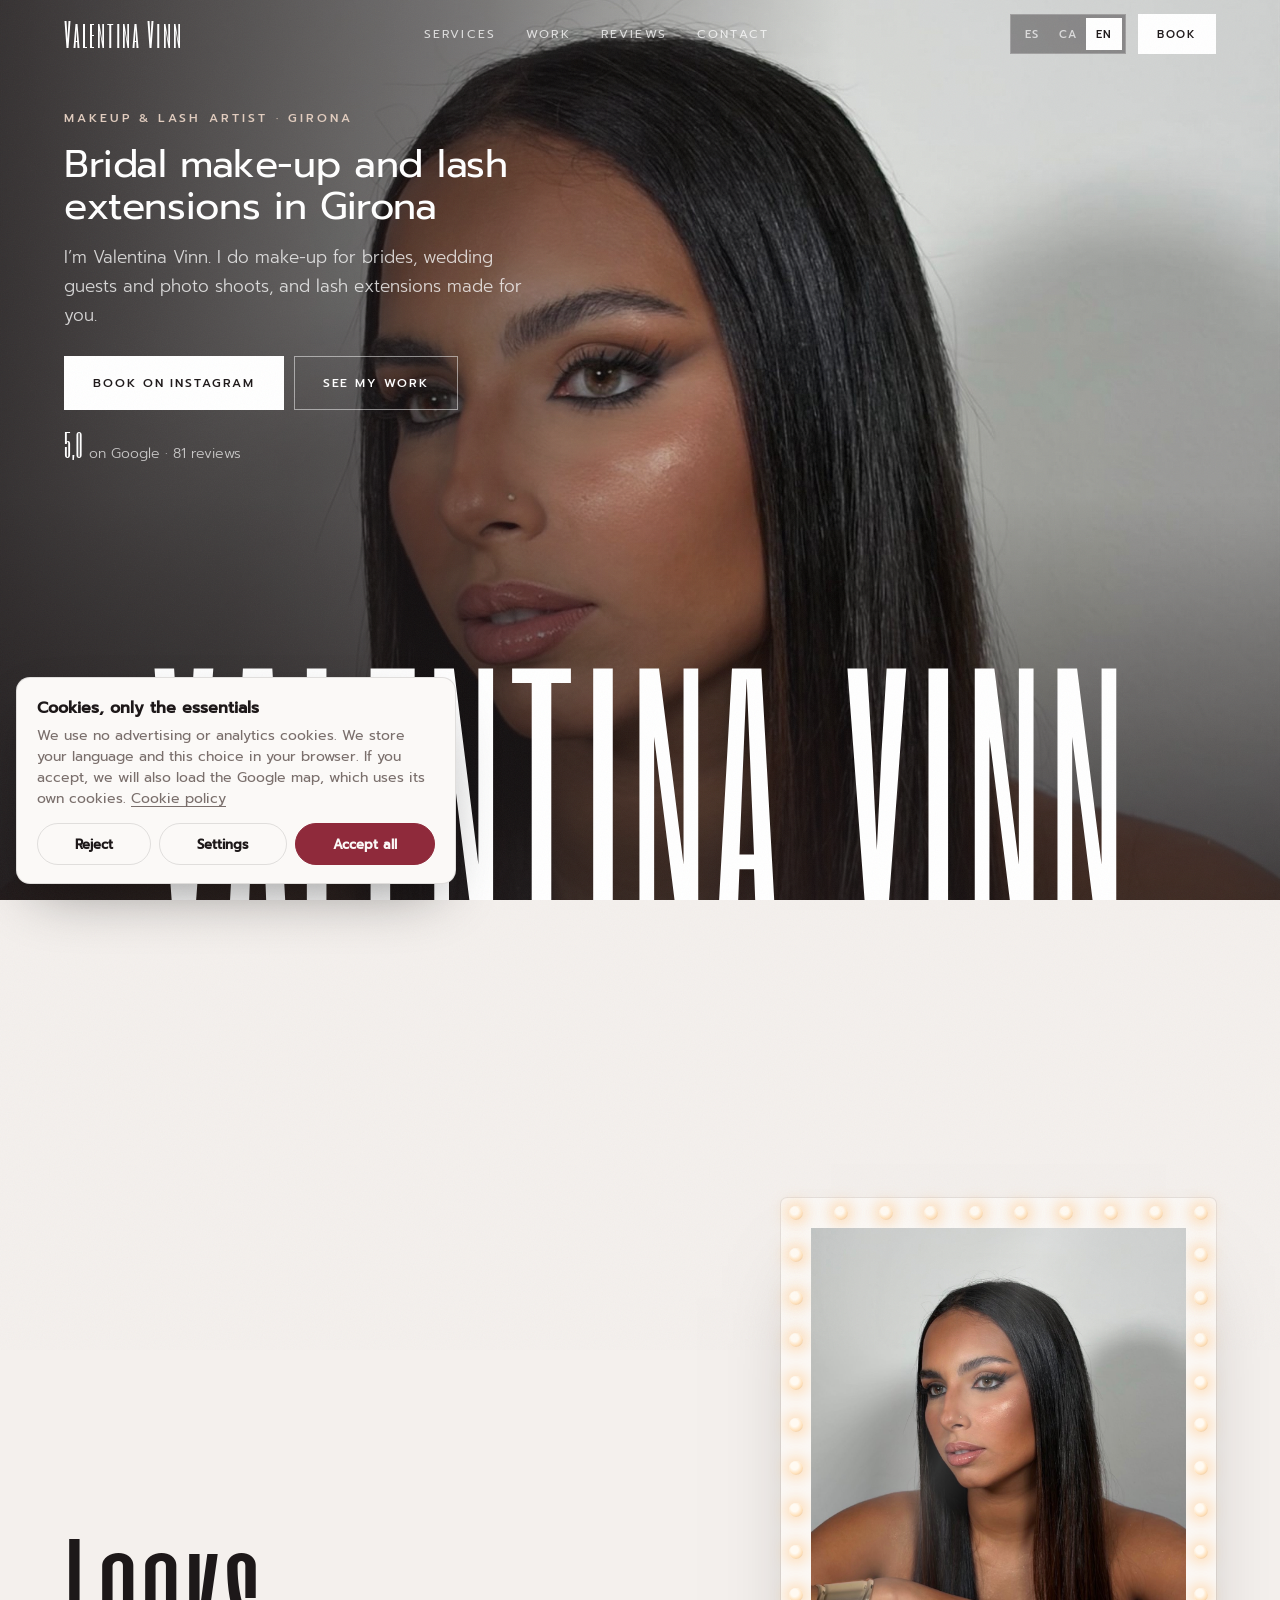
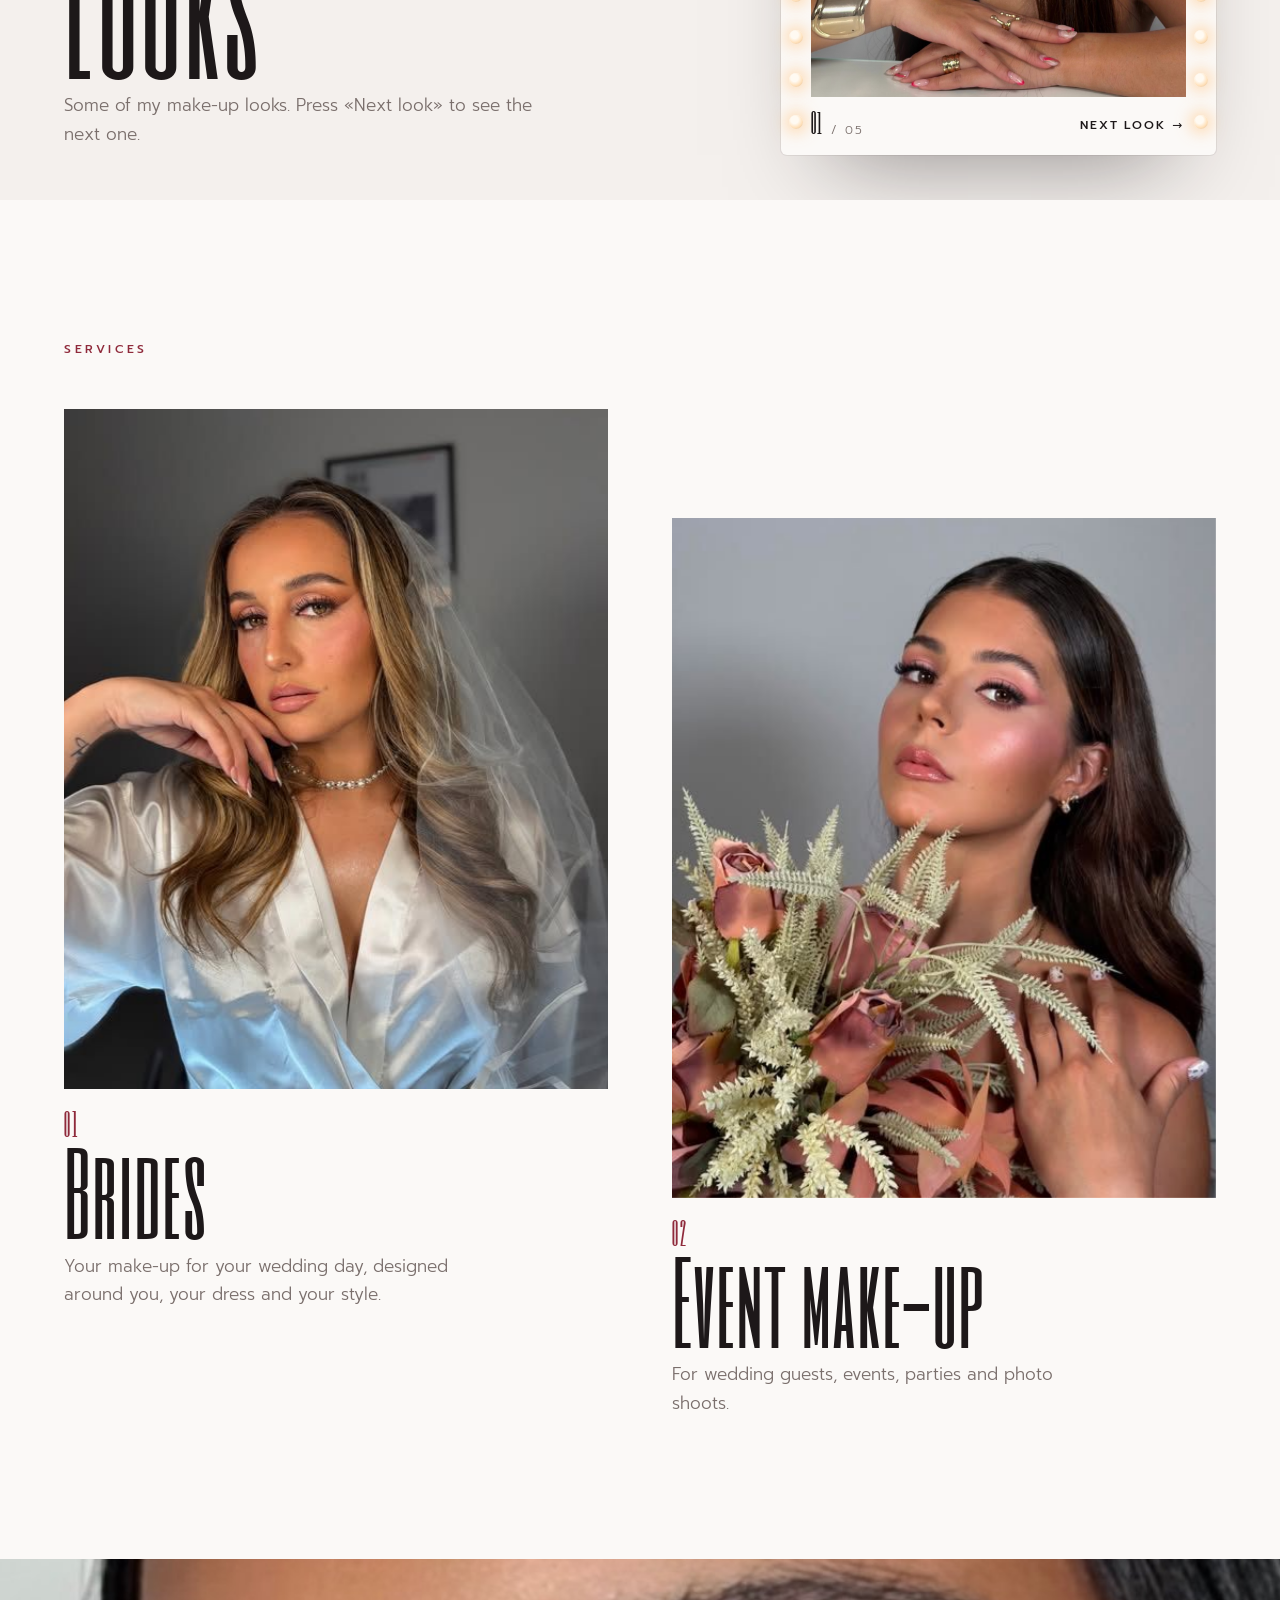
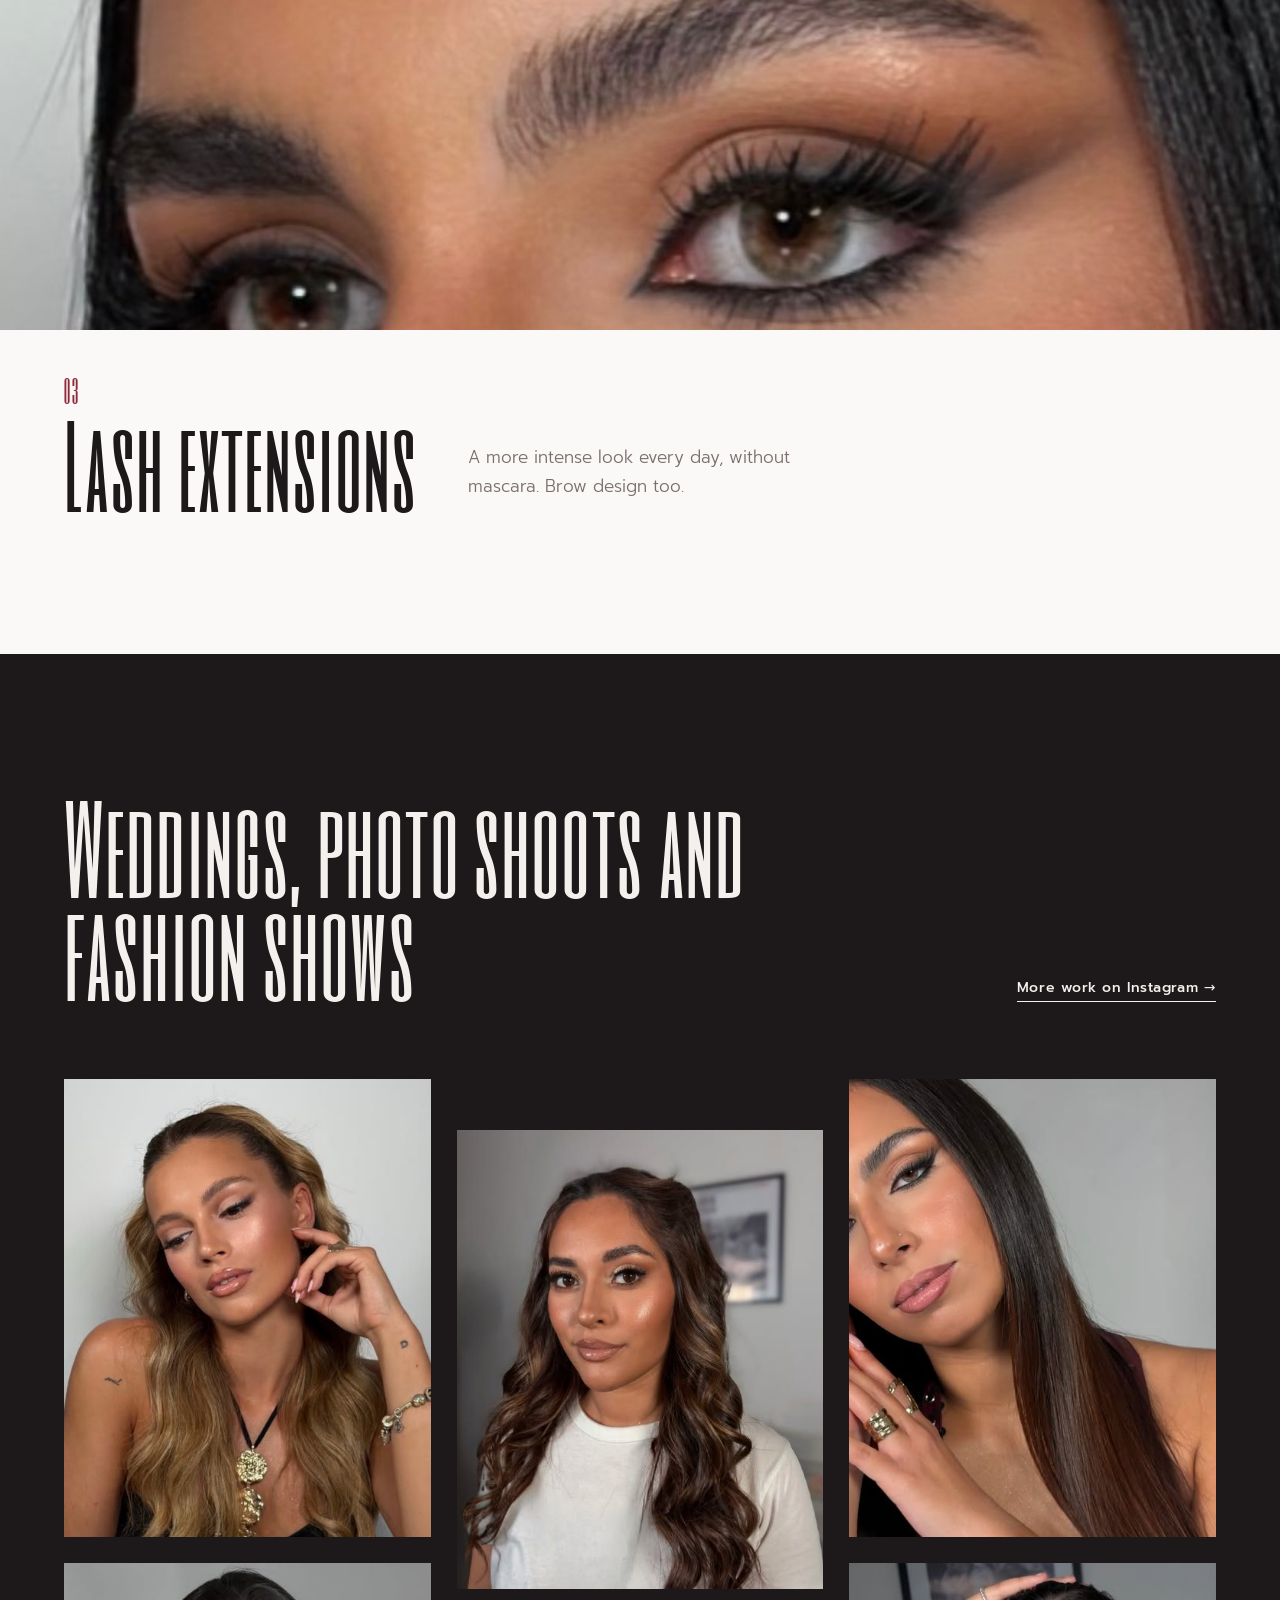
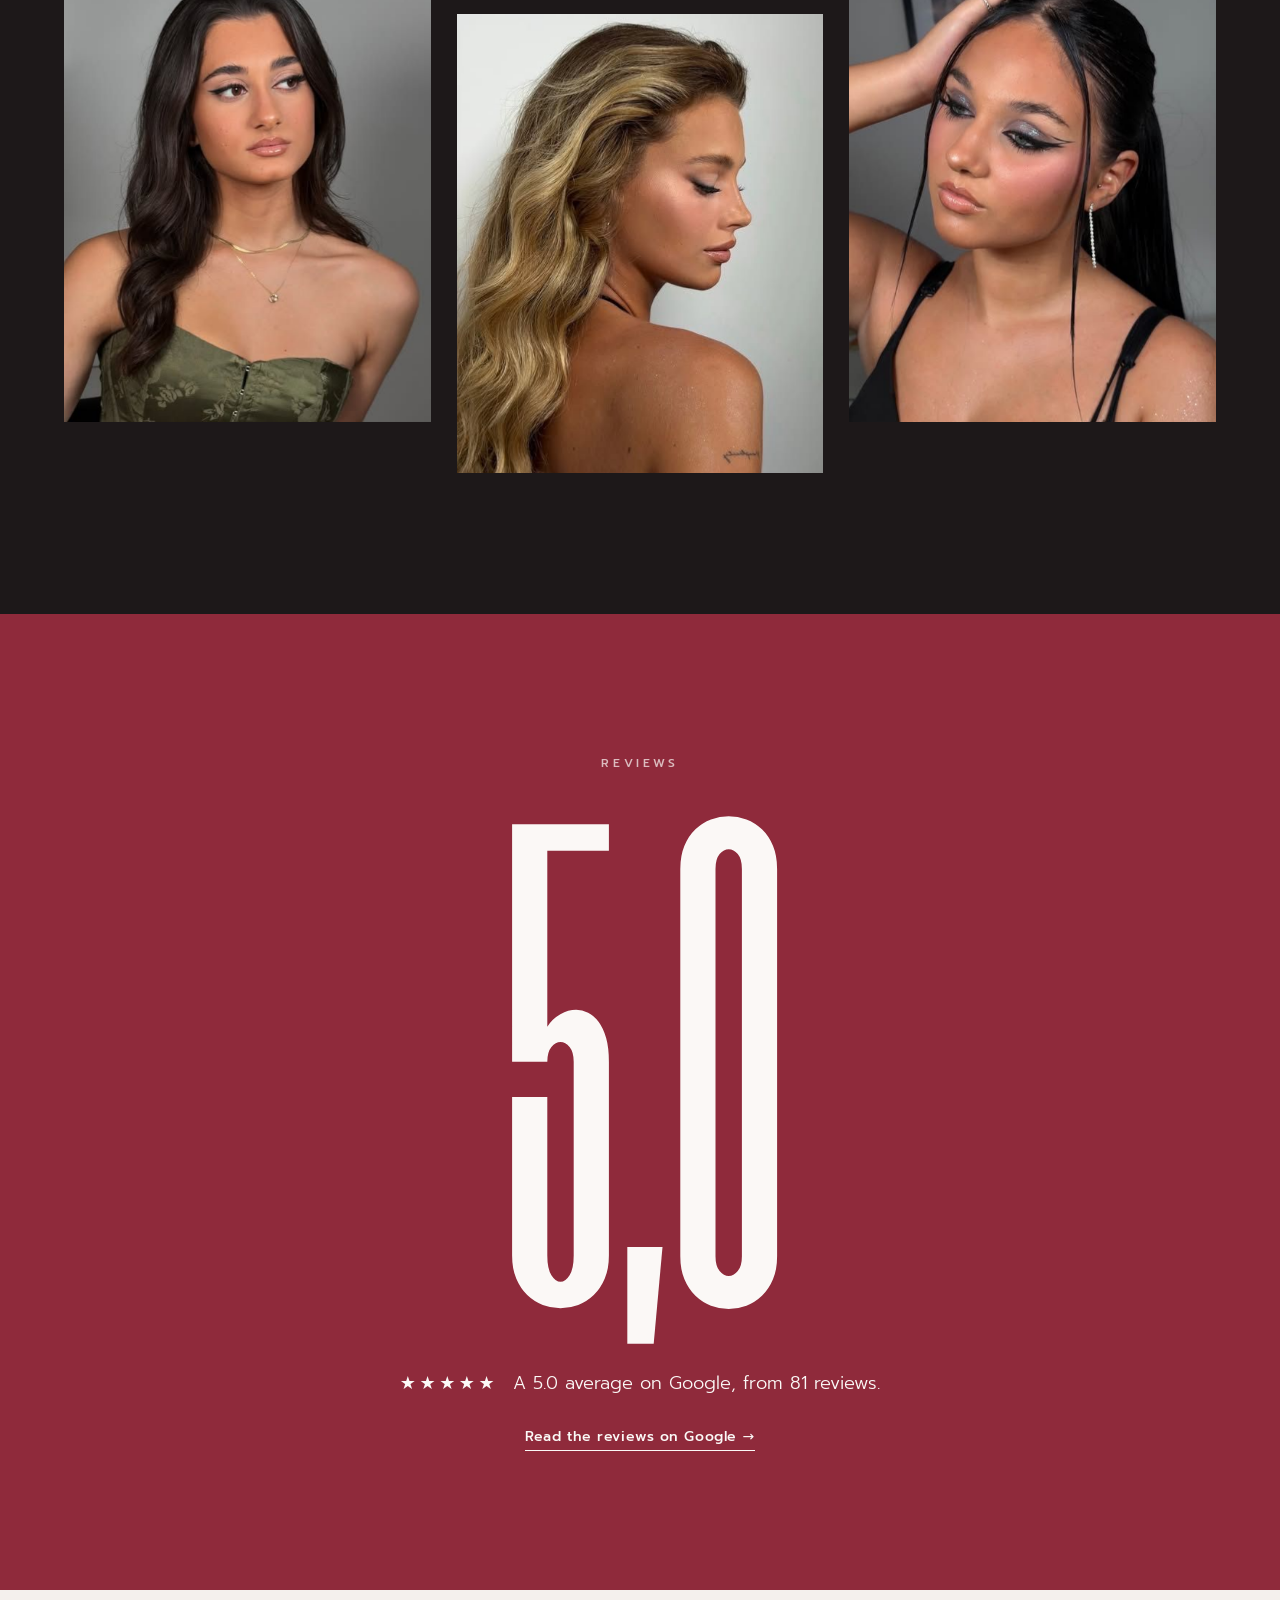
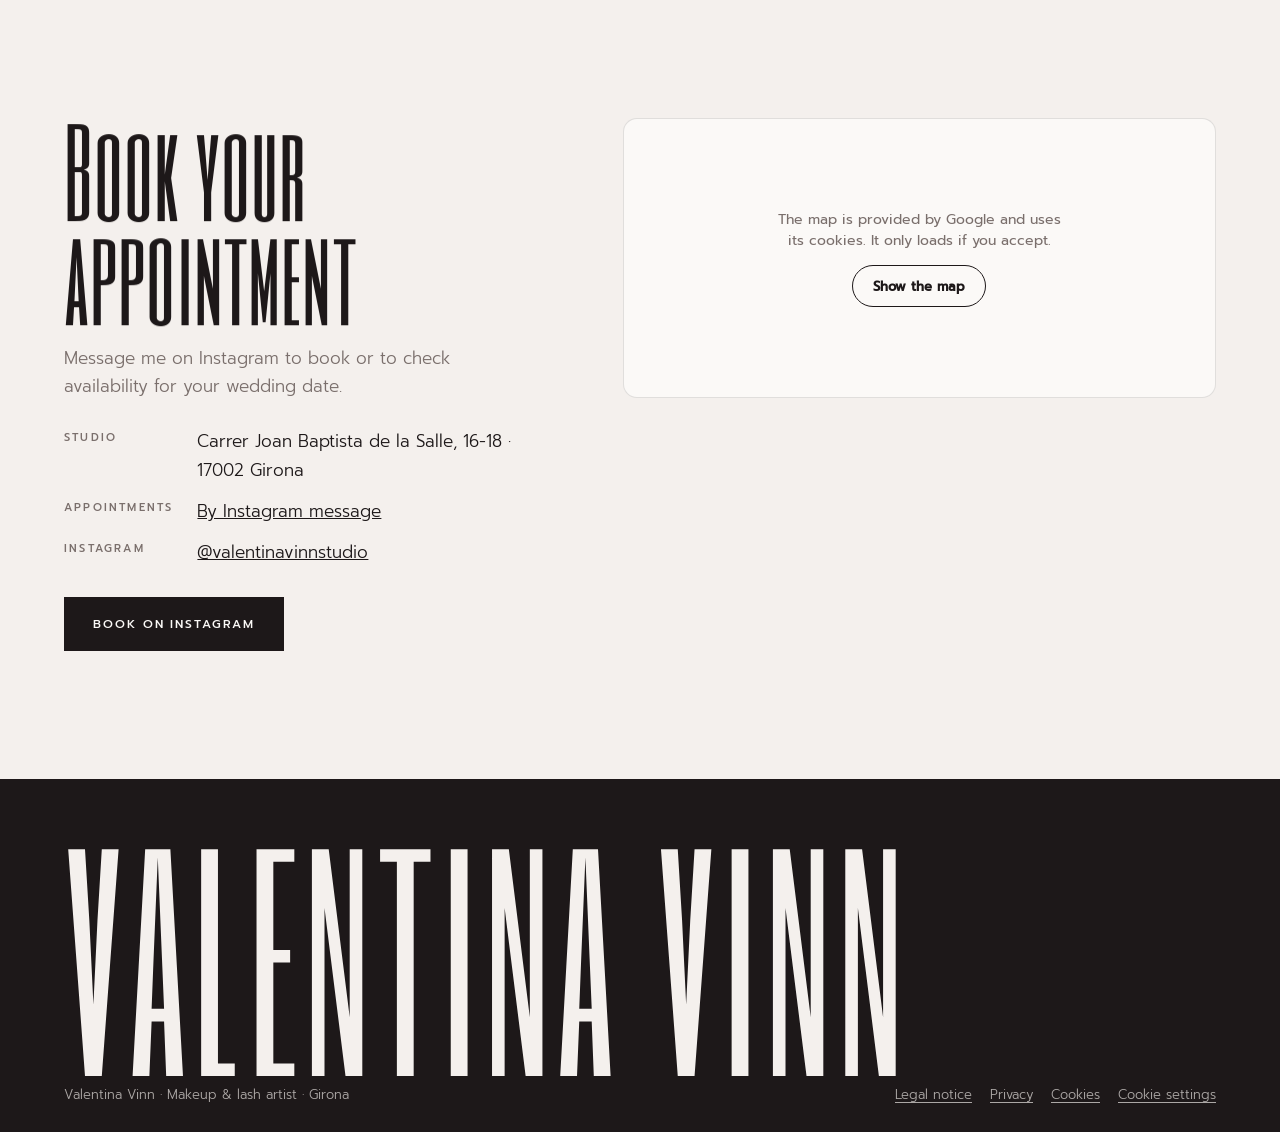
<file: index.html>
<!doctype html>
<html lang="es">
<head>
<meta charset="utf-8">
<meta name="viewport" content="width=device-width, initial-scale=1, viewport-fit=cover">
<title>Valentina Vinn · Maquillaje de novia y pestañas en Girona</title>
<meta name="description" content="Valentina Vinn, makeup & lash artist en Girona. Especializada en maquillaje de novia, maquillaje social y extensiones de pestañas. 5,0 en Google con 81 reseñas. Cita por Instagram.">
<meta name="theme-color" content="#f4f0ed">
<link rel="icon" href="assets/favicon.svg" type="image/svg+xml">
<link rel="alternate" hreflang="es" href="?lang=es"><link rel="alternate" hreflang="ca" href="?lang=ca"><link rel="alternate" hreflang="en" href="?lang=en">
<meta property="og:title" content="Valentina Vinn · Makeup & lash artist · Girona">
<meta property="og:description" content="Maquillaje de novia, maquillaje social y extensiones de pestañas.">
<meta property="og:image" content="assets/img/look1.jpg">
<script>document.documentElement.classList.add('js')</script>
<link rel="stylesheet" href="css/fonts.css">
<link rel="stylesheet" href="css/premium.css">
<link rel="stylesheet" href="css/style.css">
<link rel="stylesheet" href="css/legal.css">
<script type="application/ld+json">
{"@context":"https://schema.org","@type":"BeautySalon","name":"Valentina Vinn","description":"Makeup & lash artist. Maquillaje de novia, maquillaje social y extensiones de pestañas.","address":{"@type":"PostalAddress","streetAddress":"Carrer Joan Baptista de la Salle, 16-18","postalCode":"17002","addressLocality":"Girona","addressRegion":"Girona","addressCountry":"ES"},"aggregateRating":{"@type":"AggregateRating","ratingValue":"5.0","reviewCount":"81"},"sameAs":["https://www.instagram.com/valentinavinnstudio/"]}
</script>
</head>
<body class="grain">
<a class="skip" href="#main" data-i18n="skip">Saltar al contenido</a>

<header class="top">
  <a class="brand" href="#main" aria-label="Valentina Vinn, inicio">Valentina Vinn</a>
  <nav class="nav" aria-label="Principal">
    <a href="#servicios" data-i18n="n1">Servicios</a>
    <a href="#trabajos" data-i18n="n2">Trabajos</a>
    <a href="#resenas" data-i18n="n3">Reseñas</a>
    <a href="#contacto" data-i18n="n4">Contacto</a>
  </nav>
  <div class="top-r">
    <div class="langs" role="group" aria-label="Idioma"><button type="button" data-lang="es">ES</button><button type="button" data-lang="ca">CA</button><button type="button" data-lang="en">EN</button></div>
    <a class="btn btn-sm" href="https://ig.me/m/valentinavinnstudio" target="_blank" rel="noopener" data-mag data-i18n="cta">Pide cita</a>
  </div>
</header>

<main id="main">
  <!-- PORTADA: un espejo de camerino cuyas bombillas se encienden una a una -->
  <section class="camp" id="hero" aria-labelledby="h1">
    <figure class="camp-img" id="campImg"><img src="assets/img/campana.jpg" alt="Look de maquillaje con ojos ahumados y melena negra lisa" width="1650" height="2200" data-i18n-attr="alt:l1"></figure>
    <div class="camp-top">
      <p class="eyebrow" data-hero data-d=".5">Makeup &amp; lash artist · Girona</p>
      <h1 id="h1" data-split data-hero data-d=".6" data-i18n="h1">Maquillaje de novia y extensiones de pestañas en Girona</h1>
      <p class="hero-p" data-hero data-d=".8" data-i18n="hp">Soy Valentina Vinn. Maquillo novias, invitadas y sesiones de fotos, y hago extensiones de pestañas a tu medida.</p>
      <div class="hero-cta" data-hero data-d=".9">
        <a class="btn" href="https://ig.me/m/valentinavinnstudio" target="_blank" rel="noopener" data-mag data-i18n="ctaIg">Pide cita por Instagram</a>
        <a class="btn btn-line" href="#looks" data-mag data-i18n="see">Ver trabajos</a>
      </div>
      <p class="hero-rate" data-hero data-d="1"><b>5,0</b> <span data-i18n="rate">en Google · 81 reseñas</span></p>
    </div>
    <p class="name" aria-hidden="true"><span>V</span><span>A</span><span>L</span><span>E</span><span>N</span><span>T</span><span>I</span><span>N</span><span>A</span><span class="sp"> </span><span>V</span><span>I</span><span>N</span><span>N</span></p>
  </section>

  <!-- LOOKS: el espejo de camerino, cuyas bombillas se encienden al llegar -->
  <section class="hero camerino" id="looks" aria-labelledby="lk-h">
    <div class="hero-in">
      <h2 id="lk-h" data-split data-i18n="lkh">Looks</h2>
      <p class="hero-p" data-up data-i18n="lkp">Algunos de mis maquillajes. Pulsa «Otro look» para ver el siguiente.</p>
    </div>
    <div class="mirror" id="mirror">
      <div class="bulbs" id="bulbs" aria-hidden="true"></div>
      <div class="glass" role="group" aria-roledescription="carrusel" aria-label="Looks de maquillaje" data-i18n-attr="aria-label:mA">
        <img class="lk on" src="assets/img/look1.jpg" alt="Look de maquillaje con ojos ahumados y melena negra lisa" width="1200" height="1600" data-i18n-attr="alt:l1">
        <img class="lk" src="assets/img/novia.jpg" alt="Novia con velo y maquillaje luminoso" width="534" height="640" data-i18n-attr="alt:l2">
        <img class="lk" src="assets/img/look2.jpg" alt="Maquillaje con delineado y labios nude" width="530" height="640" data-i18n-attr="alt:l3">
        <img class="lk" src="assets/img/look3.jpg" alt="Maquillaje natural con melena rubia ondulada" width="480" height="640" data-i18n-attr="alt:l4">
        <img class="lk" src="assets/img/look4.jpg" alt="Maquillaje con delineado gráfico y sombra plateada" width="506" height="640" data-i18n-attr="alt:l5">
        <span class="refl" aria-hidden="true"></span>
      </div>
      <div class="m-bar">
        <p class="m-n" aria-hidden="true"><b id="lkN">01</b> / 05</p>
        <button type="button" class="next" id="next" data-i18n="next">Otro look →</button>
      </div>
    </div>
  </section>

  <!-- SERVICIOS -->
  <section class="servicios" id="servicios" aria-labelledby="s-h">
    <h2 id="s-h" class="kick" data-up data-i18n="sh">Servicios</h2>
    <div class="cards">
      <article class="card">
        <figure data-img><img src="assets/img/novia.jpg" alt="Novia con velo y maquillaje luminoso" width="534" height="640" loading="lazy" data-i18n-attr="alt:l2"></figure>
        <p class="num" aria-hidden="true">01</p>
        <h3 data-split data-i18n="s1">Novias</h3>
        <p data-up data-i18n="s1p">Tu maquillaje para el día de la boda, pensado para ti, tu vestido y tu estilo.</p>
      </article>
      <article class="card c-b">
        <figure data-img><img src="assets/img/invitada.jpg" alt="Invitada maquillada con un ramo de flores secas" width="508" height="640" loading="lazy" data-i18n-attr="alt:sA2"></figure>
        <p class="num" aria-hidden="true">02</p>
        <h3 data-split data-i18n="s2">Maquillaje social</h3>
        <p data-up data-i18n="s2p">Para invitadas, eventos, fiestas y sesiones de fotos.</p>
      </article>
    </div>
    <div class="lash">
      <figure class="lash-img" id="lashImg"><img src="assets/img/ojos.jpg" alt="Primer plano de unos ojos con pestañas largas y delineado ahumado" width="1413" height="410" loading="lazy" data-i18n-attr="alt:oA"></figure>
      <div class="lash-txt">
        <p class="num" aria-hidden="true">03</p>
        <h3 data-split data-i18n="s3">Extensiones de pestañas</h3>
        <p data-up data-i18n="s3p">Una mirada más intensa cada día, sin máscara. También diseño de cejas.</p>
      </div>
    </div>
  </section>

  <!-- TRABAJOS -->
  <section class="trabajos" id="trabajos" aria-labelledby="t-h">
    <div class="t-head">
      <h2 id="t-h" data-split data-i18n="th">Bodas, sesiones de fotos y desfiles</h2>
      <a class="link" href="https://www.instagram.com/valentinavinnstudio/" target="_blank" rel="noopener" data-i18n="more">Más trabajos en Instagram →</a>
    </div>
    <div class="looks">
      <div class="col"><figure data-img><img src="assets/img/look5.jpg" alt="Look de maquillaje de Valentina Vinn" width="481" height="640" loading="lazy" data-i18n-attr="alt:gA"></figure><figure data-img><img src="assets/img/look2.jpg" alt="Look de maquillaje de Valentina Vinn" width="530" height="640" loading="lazy" data-i18n-attr="alt:gA"></figure></div>
      <div class="col" data-par=".12"><figure data-img><img src="assets/img/look6.jpg" alt="Look de maquillaje de Valentina Vinn" width="480" height="640" loading="lazy" data-i18n-attr="alt:gA"></figure><figure data-img><img src="assets/img/look3.jpg" alt="Look de maquillaje de Valentina Vinn" width="480" height="640" loading="lazy" data-i18n-attr="alt:gA"></figure></div>
      <div class="col"><figure data-img><img src="assets/img/look7.jpg" alt="Look de maquillaje de Valentina Vinn" width="480" height="640" loading="lazy" data-i18n-attr="alt:gA"></figure><figure data-img><img src="assets/img/look4.jpg" alt="Look de maquillaje de Valentina Vinn" width="506" height="640" loading="lazy" data-i18n-attr="alt:gA"></figure></div>
    </div>
  </section>

  <!-- RESEÑAS -->
  <section class="resenas" id="resenas" aria-labelledby="r-h">
    <h2 id="r-h" class="kick" data-up data-i18n="rh">Reseñas</h2>
    <p class="big" aria-hidden="true"><span>5</span><span>,</span><span>0</span></p>
    <p class="r-p" data-up><span class="stars" aria-hidden="true">★★★★★</span> <span data-i18n="rp">Media de 5,0 en Google, con 81 reseñas.</span></p>
    <a class="link" href="https://www.google.com/maps/search/?api=1&amp;query=Valentina+Vinn+Girona" target="_blank" rel="noopener" data-up data-i18n="rl">Leer las reseñas en Google →</a>
  </section>

  <!-- CONTACTO -->
  <section class="contacto" id="contacto" aria-labelledby="c-h">
    <div class="c-txt">
      <h2 id="c-h" data-split data-i18n="ch">Pide tu cita</h2>
      <p data-up data-i18n="cp">Escríbeme por Instagram para pedir cita o para consultar la fecha de tu boda.</p>
      <dl>
        <dt data-i18n="d1">Estudio</dt><dd>Carrer Joan Baptista de la Salle, 16-18 · 17002 Girona</dd>
        <dt data-i18n="d2">Citas</dt><dd><a href="https://ig.me/m/valentinavinnstudio" target="_blank" rel="noopener" data-i18n="d2v">Por mensaje en Instagram</a></dd>
        <dt>Instagram</dt><dd><a href="https://www.instagram.com/valentinavinnstudio/" target="_blank" rel="noopener">@valentinavinnstudio</a></dd>
      </dl>
      <a class="btn" href="https://ig.me/m/valentinavinnstudio" target="_blank" rel="noopener" data-mag data-i18n="ctaIg">Pide cita por Instagram</a>
    </div>
    <div class="cc-map v-map" data-src="https://www.google.com/maps?q=Carrer+Joan+Baptista+de+la+Salle+16,+17002+Girona&output=embed" data-title="Mapa: Valentina Vinn"></div>
  </section>
</main>

<footer class="foot">
  <p class="foot-name" aria-hidden="true">VALENTINA VINN</p>
  <div class="foot-row">
    <p>Valentina Vinn · Makeup &amp; lash artist · Girona</p>
    <nav class="foot-links" aria-label="Información legal">
      <a href="aviso-legal.html" data-i18n="lg1">Aviso legal</a>
      <a href="privacidad.html" data-i18n="lg2">Privacidad</a>
      <a href="cookies.html" data-i18n="lg3">Cookies</a>
      <button type="button" data-cookies-open data-i18n="lg4">Configurar cookies</button>
    </nav>
  </div>
</footer>

<script src="js/lang.js"></script>
<script src="js/i18n.js" data-site="valentina-vinn-studio"></script>
<script src="js/consent.js" data-site="valentina-vinn-studio"></script>
<script src="js/vendor/gsap.min.js"></script>
<script src="js/vendor/ScrollTrigger.min.js"></script>
<script src="js/vendor/lenis.min.js"></script>
<script src="js/premium.js"></script>
<script src="js/main.js"></script>
</body>
</html>
</file>
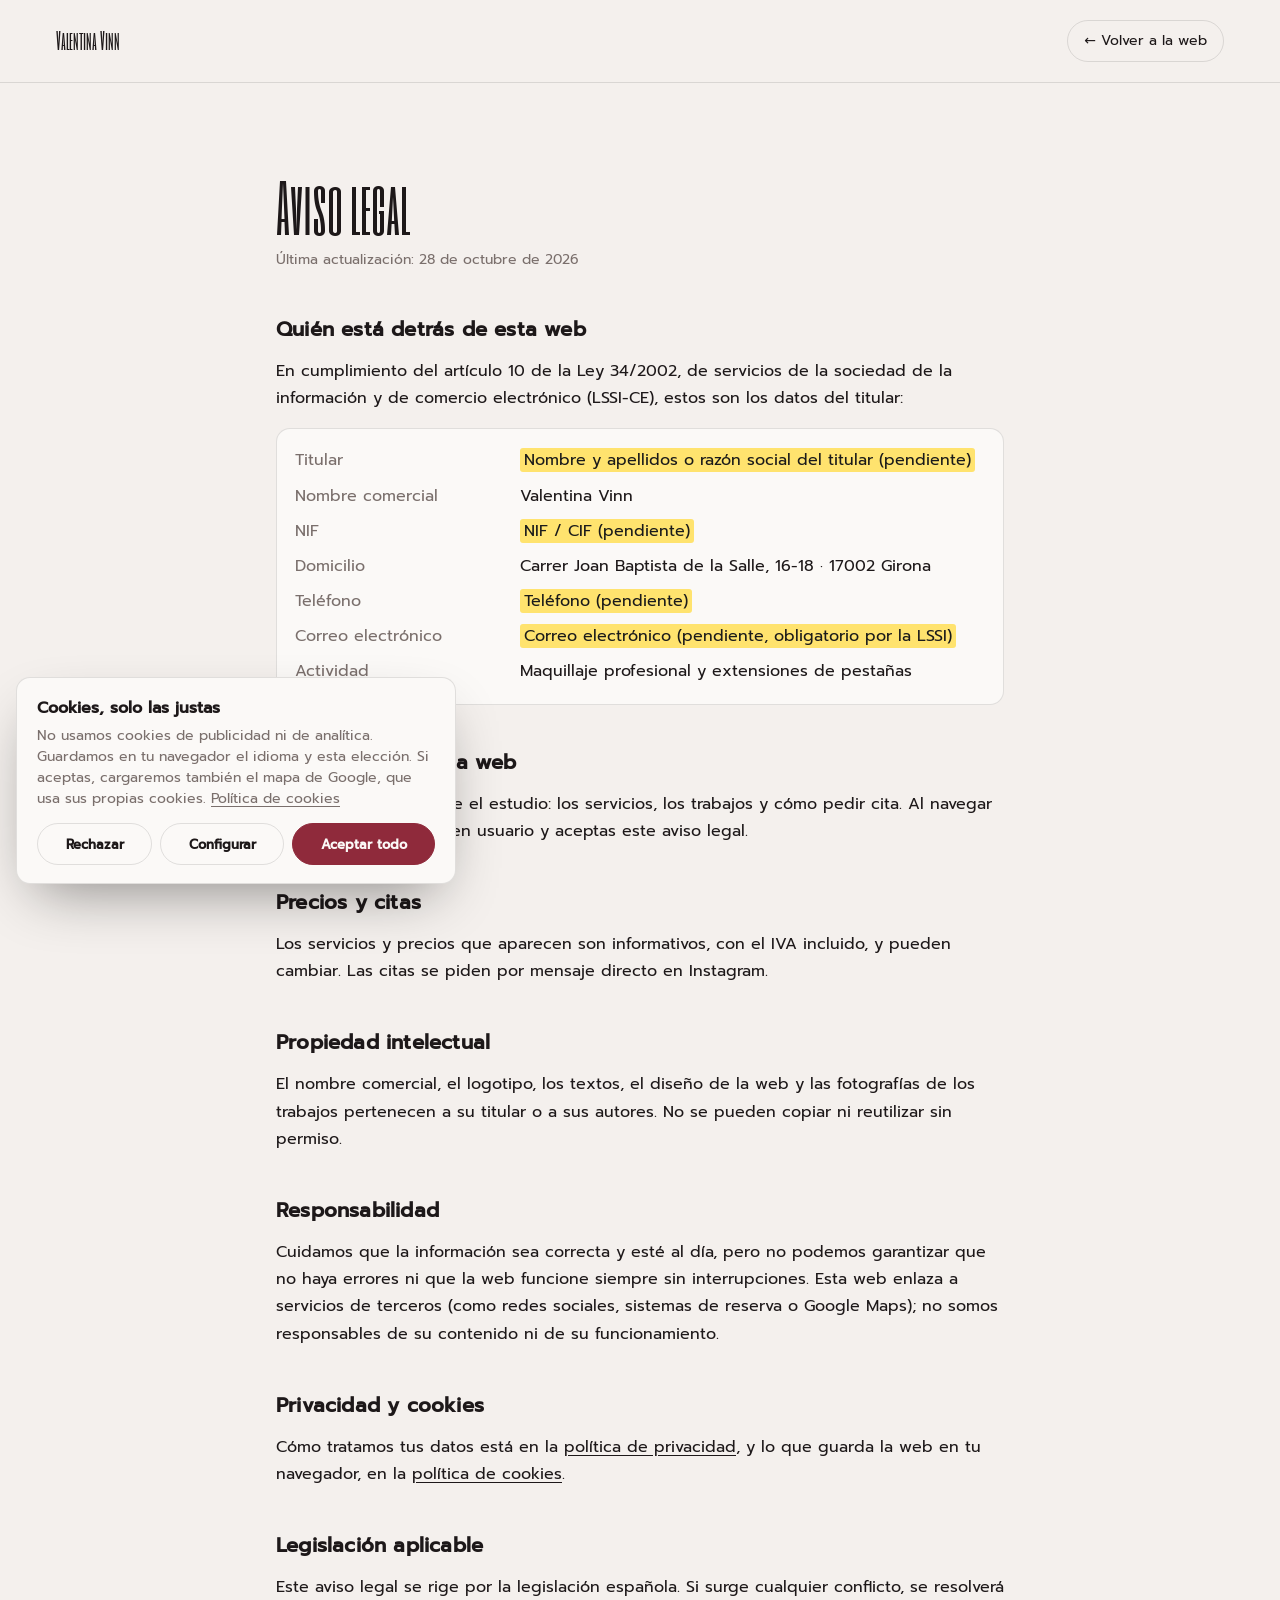
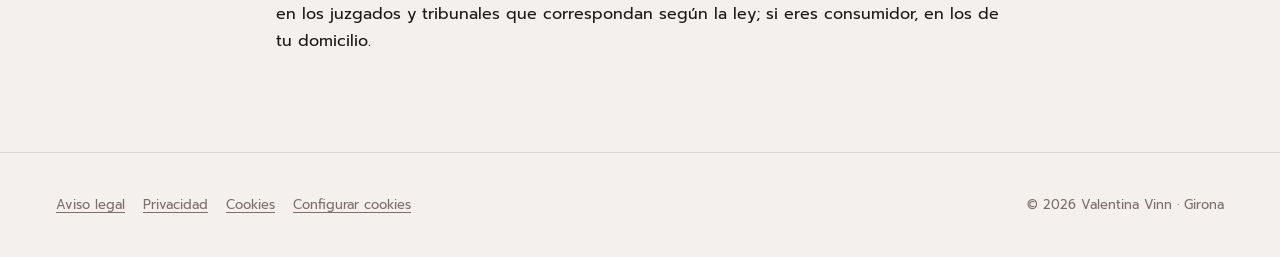
<file: aviso-legal.html>
<!doctype html>
<html lang="es">
<head>
<meta charset="utf-8">
<meta name="viewport" content="width=device-width, initial-scale=1, viewport-fit=cover">
<title>Aviso legal · Valentina Vinn</title>
<meta name="robots" content="noindex, follow">
<meta name="theme-color" content="#f4f0ed">
<link rel="icon" href="assets/favicon.svg" type="image/svg+xml">
<link rel="stylesheet" href="css/fonts.css">
<link rel="stylesheet" href="css/premium.css">
<link rel="stylesheet" href="css/style.css">
<link rel="stylesheet" href="css/legal.css">
</head>
<body class="legal-page">
<header class="legal-top">
  <a class="legal-brand" href="./">Valentina Vinn</a>
  <a class="legal-back" href="./">&larr; Volver a la web</a>
</header>
<main class="legal">
  <h1>Aviso legal</h1>
  <p class="upd">Última actualización: 28 de octubre de 2026</p>

  <h2>Quién está detrás de esta web</h2>
  <p>En cumplimiento del artículo 10 de la Ley 34/2002, de servicios de la sociedad de la información y de comercio electrónico (LSSI-CE), estos son los datos del titular:</p>
  <dl>
    <dt>Titular</dt><dd><mark>Nombre y apellidos o razón social del titular (pendiente)</mark></dd>
    <dt>Nombre comercial</dt><dd>Valentina Vinn</dd>
    <dt>NIF</dt><dd><mark>NIF / CIF (pendiente)</mark></dd>
    <dt>Domicilio</dt><dd>Carrer Joan Baptista de la Salle, 16-18 · 17002 Girona</dd>
    <dt>Teléfono</dt><dd><mark>Teléfono (pendiente)</mark></dd>
    <dt>Correo electrónico</dt><dd><mark>Correo electrónico (pendiente, obligatorio por la LSSI)</mark></dd>
    <dt>Actividad</dt><dd>Maquillaje profesional y extensiones de pestañas</dd>
  </dl>

  <h2>Para qué sirve esta web</h2>
  <p>Esta web informa sobre el estudio: los servicios, los trabajos y cómo pedir cita. Al navegar por ella te conviertes en usuario y aceptas este aviso legal.</p>

  <h2>Precios y citas</h2>
  <p>Los servicios y precios que aparecen son informativos, con el IVA incluido, y pueden cambiar. Las citas se piden por mensaje directo en Instagram.</p>

  <h2>Propiedad intelectual</h2>
  <p>El nombre comercial, el logotipo, los textos, el diseño de la web y las fotografías de los trabajos pertenecen a su titular o a sus autores. No se pueden copiar ni reutilizar sin permiso.</p>

  <h2>Responsabilidad</h2>
  <p>Cuidamos que la información sea correcta y esté al día, pero no podemos garantizar que no haya errores ni que la web funcione siempre sin interrupciones. Esta web enlaza a servicios de terceros (como redes sociales, sistemas de reserva o Google Maps); no somos responsables de su contenido ni de su funcionamiento.</p>

  <h2>Privacidad y cookies</h2>
  <p>Cómo tratamos tus datos está en la <a href="privacidad.html">política de privacidad</a>, y lo que guarda la web en tu navegador, en la <a href="cookies.html">política de cookies</a>.</p>

  <h2>Legislación aplicable</h2>
  <p>Este aviso legal se rige por la legislación española. Si surge cualquier conflicto, se resolverá en los juzgados y tribunales que correspondan según la ley; si eres consumidor, en los de tu domicilio.</p>
</main>
<footer class="legal-foot">
  <nav class="legal-links" aria-label="Información legal">
    <a href="aviso-legal.html" aria-current="page">Aviso legal</a>
    <a href="privacidad.html">Privacidad</a>
    <a href="cookies.html">Cookies</a>
    <button type="button" data-cookies-open>Configurar cookies</button>
  </nav>
  <p>© 2026 Valentina Vinn · Girona</p>
</footer>
<script src="js/consent.js" data-site="valentina-vinn-studio"></script>
</body>
</html>
</file>
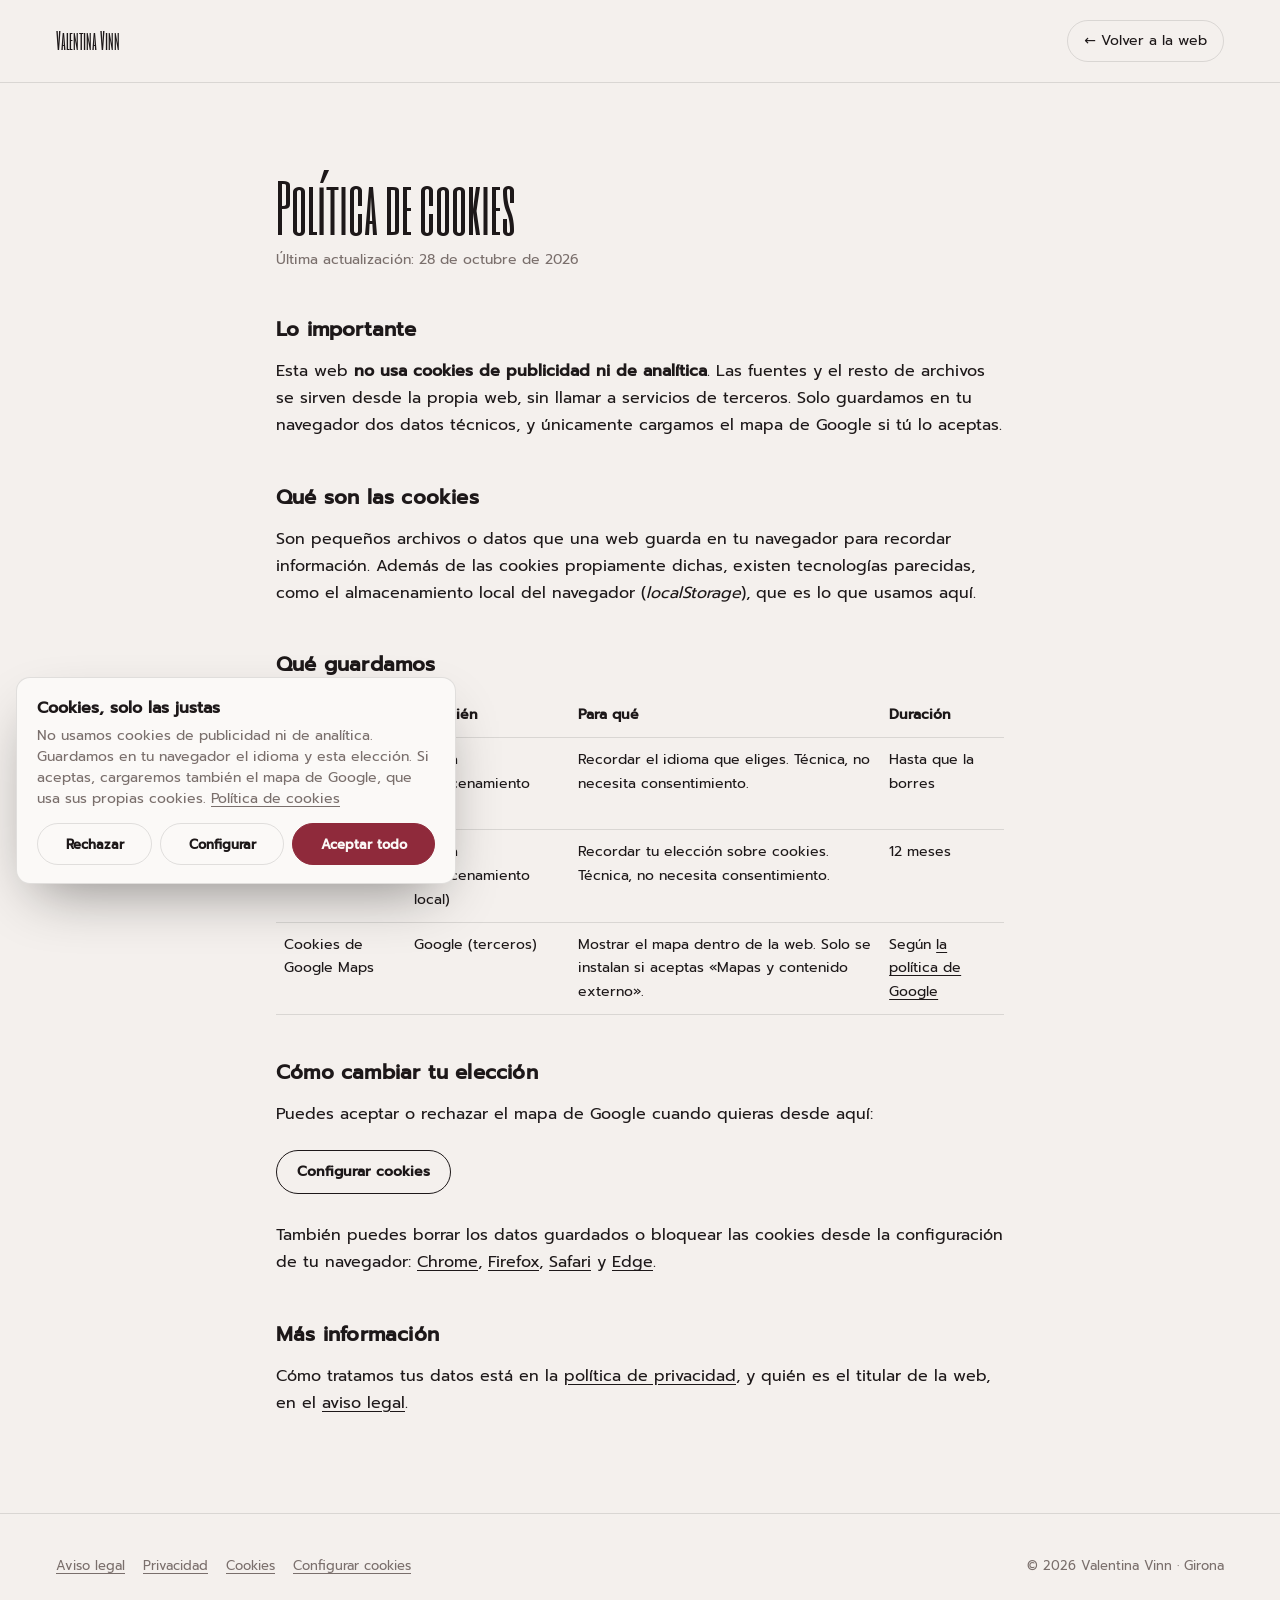
<file: cookies.html>
<!doctype html>
<html lang="es">
<head>
<meta charset="utf-8">
<meta name="viewport" content="width=device-width, initial-scale=1, viewport-fit=cover">
<title>Política de cookies · Valentina Vinn</title>
<meta name="robots" content="noindex, follow">
<meta name="theme-color" content="#f4f0ed">
<link rel="icon" href="assets/favicon.svg" type="image/svg+xml">
<link rel="stylesheet" href="css/fonts.css">
<link rel="stylesheet" href="css/premium.css">
<link rel="stylesheet" href="css/style.css">
<link rel="stylesheet" href="css/legal.css">
</head>
<body class="legal-page">
<header class="legal-top">
  <a class="legal-brand" href="./">Valentina Vinn</a>
  <a class="legal-back" href="./">&larr; Volver a la web</a>
</header>
<main class="legal">
  <h1>Política de cookies</h1>
  <p class="upd">Última actualización: 28 de octubre de 2026</p>

  <h2>Lo importante</h2>
  <p>Esta web <strong>no usa cookies de publicidad ni de analítica</strong>. Las fuentes y el resto de archivos se sirven desde la propia web, sin llamar a servicios de terceros. Solo guardamos en tu navegador dos datos técnicos, y únicamente cargamos el mapa de Google si tú lo aceptas.</p>

  <h2>Qué son las cookies</h2>
  <p>Son pequeños archivos o datos que una web guarda en tu navegador para recordar información. Además de las cookies propiamente dichas, existen tecnologías parecidas, como el almacenamiento local del navegador (<em>localStorage</em>), que es lo que usamos aquí.</p>

  <h2>Qué guardamos</h2>
  <table>
    <thead><tr><th>Nombre</th><th>De quién</th><th>Para qué</th><th>Duración</th></tr></thead>
    <tbody>
      <tr><td>valentina-vinn-studio-lang</td><td>Propia (almacenamiento local)</td><td>Recordar el idioma que eliges. Técnica, no necesita consentimiento.</td><td>Hasta que la borres</td></tr>
      <tr><td>valentina-vinn-studio-consent</td><td>Propia (almacenamiento local)</td><td>Recordar tu elección sobre cookies. Técnica, no necesita consentimiento.</td><td>12 meses</td></tr>
      <tr><td>Cookies de Google Maps</td><td>Google (terceros)</td><td>Mostrar el mapa dentro de la web. Solo se instalan si aceptas «Mapas y contenido externo».</td><td>Según <a href="https://policies.google.com/technologies/cookies?hl=es" target="_blank" rel="noopener">la política de Google</a></td></tr>
    </tbody>
  </table>

  <h2>Cómo cambiar tu elección</h2>
  <p>Puedes aceptar o rechazar el mapa de Google cuando quieras desde aquí:</p>
  <button type="button" class="legal-btn" data-cookies-open>Configurar cookies</button>
  <p>También puedes borrar los datos guardados o bloquear las cookies desde la configuración de tu navegador:
    <a href="https://support.google.com/chrome/answer/95647?hl=es" target="_blank" rel="noopener">Chrome</a>,
    <a href="https://support.mozilla.org/es/kb/Borrar%20cookies" target="_blank" rel="noopener">Firefox</a>,
    <a href="https://support.apple.com/es-es/guide/safari/sfri11471/mac" target="_blank" rel="noopener">Safari</a> y
    <a href="https://support.microsoft.com/es-es/microsoft-edge/eliminar-las-cookies-en-microsoft-edge-63947406-40ac-c3b8-57b9-2a946a29ae09" target="_blank" rel="noopener">Edge</a>.</p>

  <h2>Más información</h2>
  <p>Cómo tratamos tus datos está en la <a href="privacidad.html">política de privacidad</a>, y quién es el titular de la web, en el <a href="aviso-legal.html">aviso legal</a>.</p>
</main>
<footer class="legal-foot">
  <nav class="legal-links" aria-label="Información legal">
    <a href="aviso-legal.html">Aviso legal</a>
    <a href="privacidad.html">Privacidad</a>
    <a href="cookies.html" aria-current="page">Cookies</a>
    <button type="button" data-cookies-open>Configurar cookies</button>
  </nav>
  <p>© 2026 Valentina Vinn · Girona</p>
</footer>
<script src="js/consent.js" data-site="valentina-vinn-studio"></script>
</body>
</html>
</file>
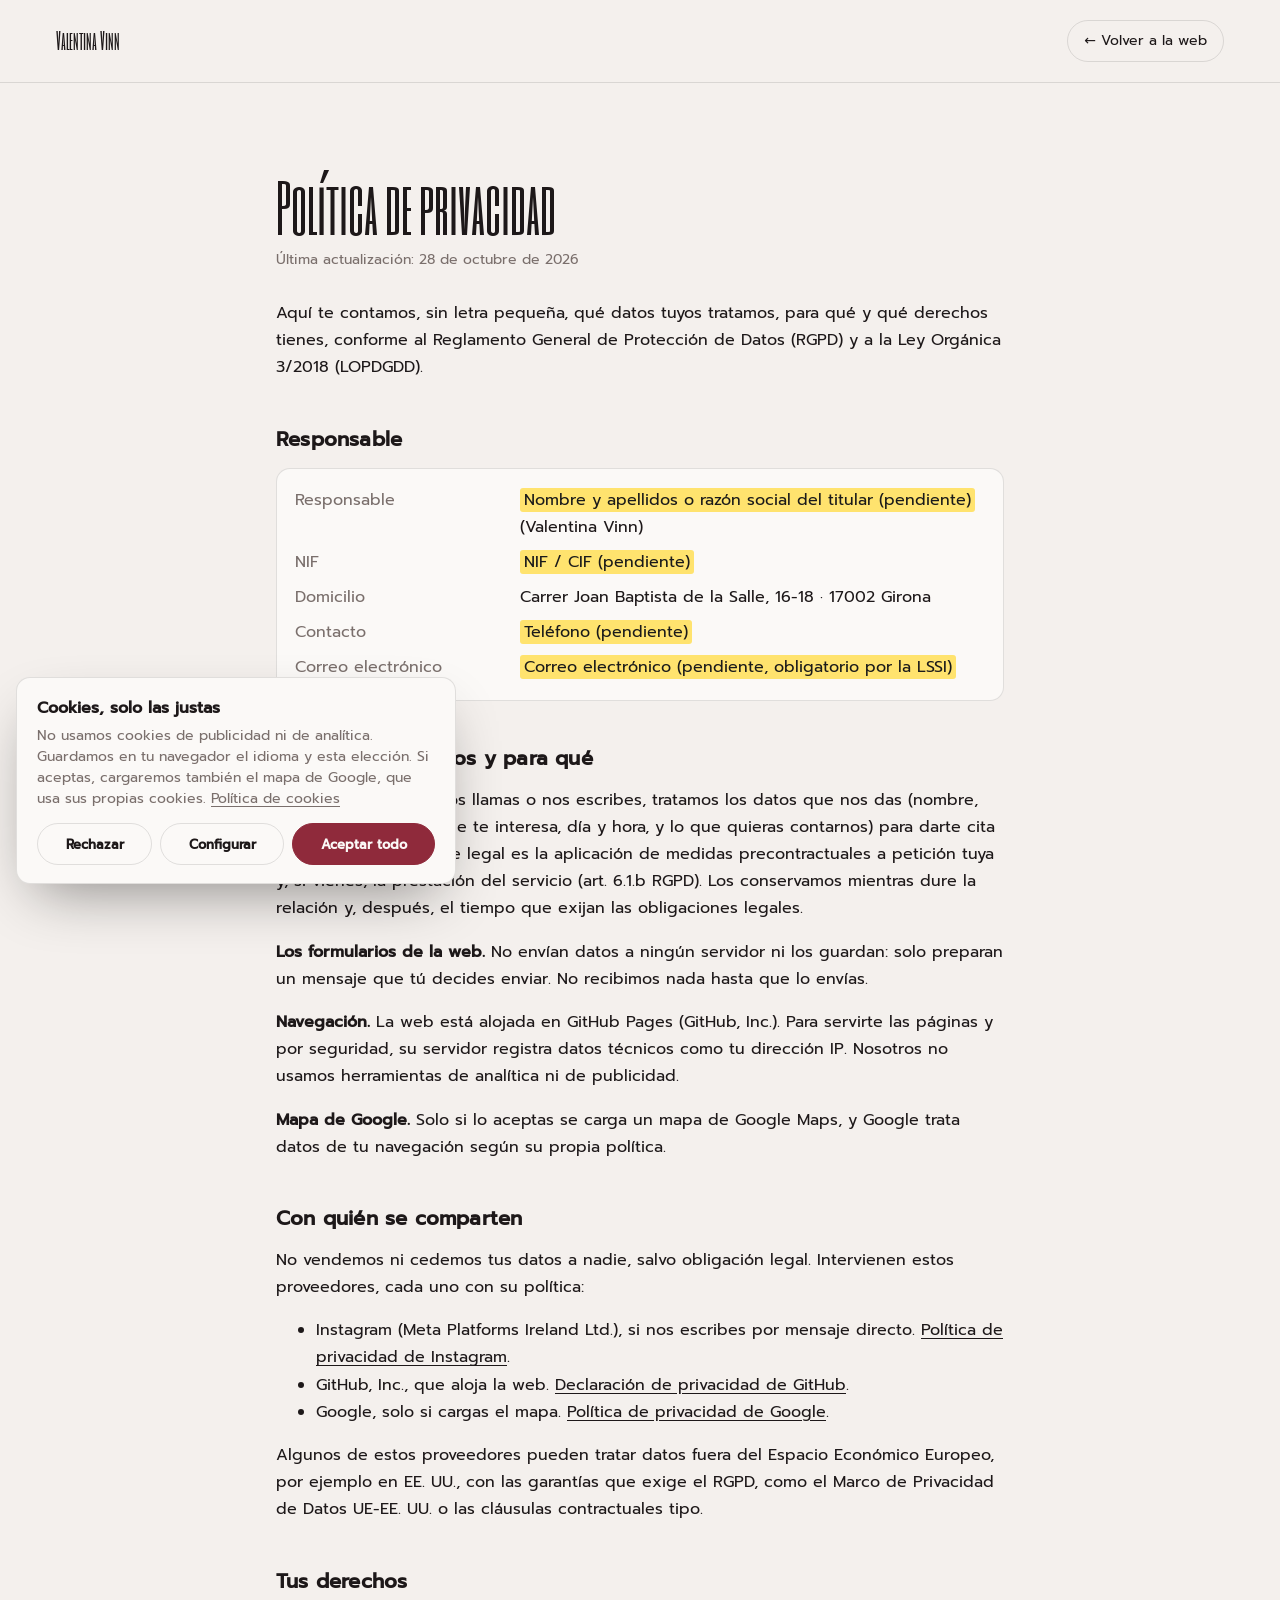
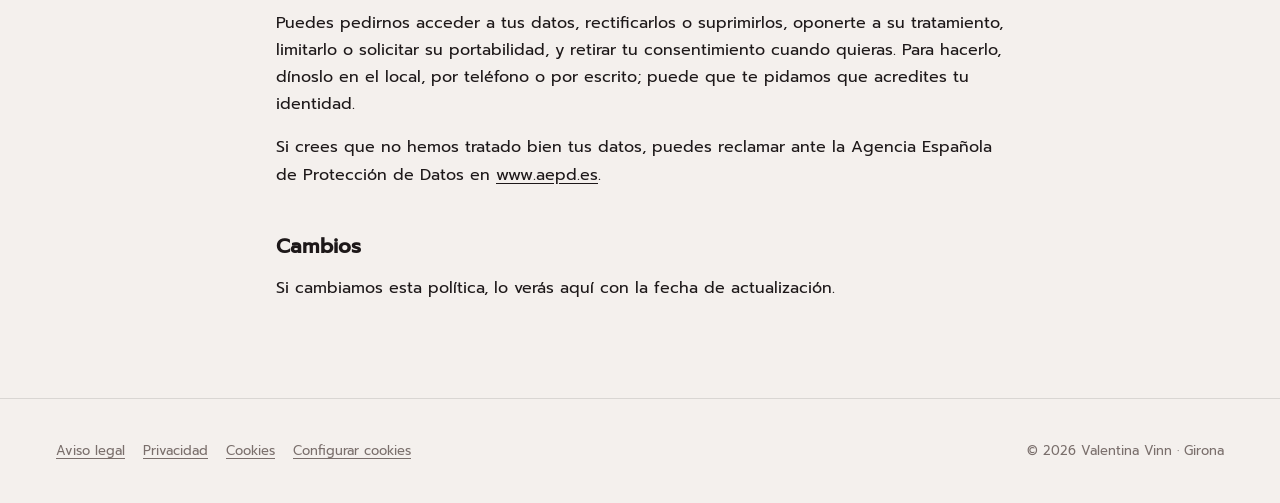
<file: privacidad.html>
<!doctype html>
<html lang="es">
<head>
<meta charset="utf-8">
<meta name="viewport" content="width=device-width, initial-scale=1, viewport-fit=cover">
<title>Política de privacidad · Valentina Vinn</title>
<meta name="robots" content="noindex, follow">
<meta name="theme-color" content="#f4f0ed">
<link rel="icon" href="assets/favicon.svg" type="image/svg+xml">
<link rel="stylesheet" href="css/fonts.css">
<link rel="stylesheet" href="css/premium.css">
<link rel="stylesheet" href="css/style.css">
<link rel="stylesheet" href="css/legal.css">
</head>
<body class="legal-page">
<header class="legal-top">
  <a class="legal-brand" href="./">Valentina Vinn</a>
  <a class="legal-back" href="./">&larr; Volver a la web</a>
</header>
<main class="legal">
  <h1>Política de privacidad</h1>
  <p class="upd">Última actualización: 28 de octubre de 2026</p>
  <p>Aquí te contamos, sin letra pequeña, qué datos tuyos tratamos, para qué y qué derechos tienes, conforme al Reglamento General de Protección de Datos (RGPD) y a la Ley Orgánica 3/2018 (LOPDGDD).</p>

  <h2>Responsable</h2>
  <dl>
    <dt>Responsable</dt><dd><mark>Nombre y apellidos o razón social del titular (pendiente)</mark> (Valentina Vinn)</dd>
    <dt>NIF</dt><dd><mark>NIF / CIF (pendiente)</mark></dd>
    <dt>Domicilio</dt><dd>Carrer Joan Baptista de la Salle, 16-18 · 17002 Girona</dd>
    <dt>Contacto</dt><dd><mark>Teléfono (pendiente)</mark></dd>
    <dt>Correo electrónico</dt><dd><mark>Correo electrónico (pendiente, obligatorio por la LSSI)</mark></dd>
  </dl>

  <h2>Qué datos tratamos y para qué</h2>
  <p><strong>Citas y consultas.</strong> Si nos llamas o nos escribes, tratamos los datos que nos das (nombre, teléfono, el servicio que te interesa, día y hora, y lo que quieras contarnos) para darte cita o responderte. La base legal es la aplicación de medidas precontractuales a petición tuya y, si vienes, la prestación del servicio (art. 6.1.b RGPD). Los conservamos mientras dure la relación y, después, el tiempo que exijan las obligaciones legales.</p>
  <p><strong>Los formularios de la web.</strong> No envían datos a ningún servidor ni los guardan: solo preparan un mensaje que tú decides enviar. No recibimos nada hasta que lo envías.</p>
  <p><strong>Navegación.</strong> La web está alojada en GitHub Pages (GitHub, Inc.). Para servirte las páginas y por seguridad, su servidor registra datos técnicos como tu dirección IP. Nosotros no usamos herramientas de analítica ni de publicidad.</p>
  <p><strong>Mapa de Google.</strong> Solo si lo aceptas se carga un mapa de Google Maps, y Google trata datos de tu navegación según su propia política.</p>

  <h2>Con quién se comparten</h2>
  <p>No vendemos ni cedemos tus datos a nadie, salvo obligación legal. Intervienen estos proveedores, cada uno con su política:</p>
  <ul>
    <li>Instagram (Meta Platforms Ireland Ltd.), si nos escribes por mensaje directo. <a href="https://privacycenter.instagram.com/policy" target="_blank" rel="noopener">Política de privacidad de Instagram</a>.</li>
    <li>GitHub, Inc., que aloja la web. <a href="https://docs.github.com/es/site-policy/privacy-policies/github-general-privacy-statement" target="_blank" rel="noopener">Declaración de privacidad de GitHub</a>.</li>
    <li>Google, solo si cargas el mapa. <a href="https://policies.google.com/privacy?hl=es" target="_blank" rel="noopener">Política de privacidad de Google</a>.</li>
  </ul>
  <p>Algunos de estos proveedores pueden tratar datos fuera del Espacio Económico Europeo, por ejemplo en EE. UU., con las garantías que exige el RGPD, como el Marco de Privacidad de Datos UE-EE. UU. o las cláusulas contractuales tipo.</p>

  <h2>Tus derechos</h2>
  <p>Puedes pedirnos acceder a tus datos, rectificarlos o suprimirlos, oponerte a su tratamiento, limitarlo o solicitar su portabilidad, y retirar tu consentimiento cuando quieras. Para hacerlo, dínoslo en el local, por teléfono o por escrito; puede que te pidamos que acredites tu identidad.</p>
  <p>Si crees que no hemos tratado bien tus datos, puedes reclamar ante la Agencia Española de Protección de Datos en <a href="https://www.aepd.es/" target="_blank" rel="noopener">www.aepd.es</a>.</p>

  <h2>Cambios</h2>
  <p>Si cambiamos esta política, lo verás aquí con la fecha de actualización.</p>
</main>
<footer class="legal-foot">
  <nav class="legal-links" aria-label="Información legal">
    <a href="aviso-legal.html">Aviso legal</a>
    <a href="privacidad.html" aria-current="page">Privacidad</a>
    <a href="cookies.html">Cookies</a>
    <button type="button" data-cookies-open>Configurar cookies</button>
  </nav>
  <p>© 2026 Valentina Vinn · Girona</p>
</footer>
<script src="js/consent.js" data-site="valentina-vinn-studio"></script>
</body>
</html>
</file>
<file: css/fonts.css>
/* Fuentes alojadas en la propia web (sin llamadas a Google) */
@font-face {
  font-family: 'Prompt';
  font-style: normal;
  font-weight: 300;
  font-display: swap;
  src: url(../assets/fonts/prompt-normal-300-latin-ext.woff2) format('woff2');
  unicode-range: U+0100-02BA, U+02BD-02C5, U+02C7-02CC, U+02CE-02D7, U+02DD-02FF, U+0304, U+0308, U+0329, U+1D00-1DBF, U+1E00-1E9F, U+1EF2-1EFF, U+2020, U+20A0-20AB, U+20AD-20C4, U+2113, U+2C60-2C7F, U+A720-A7FF;
}
@font-face {
  font-family: 'Prompt';
  font-style: normal;
  font-weight: 300;
  font-display: swap;
  src: url(../assets/fonts/prompt-normal-300-latin.woff2) format('woff2');
  unicode-range: U+0000-00FF, U+0131, U+0152-0153, U+02BB-02BC, U+02C6, U+02DA, U+02DC, U+0304, U+0308, U+0329, U+2000-206F, U+20AC, U+2122, U+2191, U+2193, U+2212, U+2215, U+FEFF, U+FFFD;
}
@font-face {
  font-family: 'Prompt';
  font-style: normal;
  font-weight: 400;
  font-display: swap;
  src: url(../assets/fonts/prompt-normal-400-latin-ext.woff2) format('woff2');
  unicode-range: U+0100-02BA, U+02BD-02C5, U+02C7-02CC, U+02CE-02D7, U+02DD-02FF, U+0304, U+0308, U+0329, U+1D00-1DBF, U+1E00-1E9F, U+1EF2-1EFF, U+2020, U+20A0-20AB, U+20AD-20C4, U+2113, U+2C60-2C7F, U+A720-A7FF;
}
@font-face {
  font-family: 'Prompt';
  font-style: normal;
  font-weight: 400;
  font-display: swap;
  src: url(../assets/fonts/prompt-normal-400-latin.woff2) format('woff2');
  unicode-range: U+0000-00FF, U+0131, U+0152-0153, U+02BB-02BC, U+02C6, U+02DA, U+02DC, U+0304, U+0308, U+0329, U+2000-206F, U+20AC, U+2122, U+2191, U+2193, U+2212, U+2215, U+FEFF, U+FFFD;
}
@font-face {
  font-family: 'Prompt';
  font-style: normal;
  font-weight: 500;
  font-display: swap;
  src: url(../assets/fonts/prompt-normal-500-latin-ext.woff2) format('woff2');
  unicode-range: U+0100-02BA, U+02BD-02C5, U+02C7-02CC, U+02CE-02D7, U+02DD-02FF, U+0304, U+0308, U+0329, U+1D00-1DBF, U+1E00-1E9F, U+1EF2-1EFF, U+2020, U+20A0-20AB, U+20AD-20C4, U+2113, U+2C60-2C7F, U+A720-A7FF;
}
@font-face {
  font-family: 'Prompt';
  font-style: normal;
  font-weight: 500;
  font-display: swap;
  src: url(../assets/fonts/prompt-normal-500-latin.woff2) format('woff2');
  unicode-range: U+0000-00FF, U+0131, U+0152-0153, U+02BB-02BC, U+02C6, U+02DA, U+02DC, U+0304, U+0308, U+0329, U+2000-206F, U+20AC, U+2122, U+2191, U+2193, U+2212, U+2215, U+FEFF, U+FFFD;
}
@font-face {
  font-family: 'Six Caps';
  font-style: normal;
  font-weight: 400;
  font-display: swap;
  src: url(../assets/fonts/six-caps-normal-400-latin-ext.woff2) format('woff2');
  unicode-range: U+0100-02BA, U+02BD-02C5, U+02C7-02CC, U+02CE-02D7, U+02DD-02FF, U+0304, U+0308, U+0329, U+1D00-1DBF, U+1E00-1E9F, U+1EF2-1EFF, U+2020, U+20A0-20AB, U+20AD-20C4, U+2113, U+2C60-2C7F, U+A720-A7FF;
}
@font-face {
  font-family: 'Six Caps';
  font-style: normal;
  font-weight: 400;
  font-display: swap;
  src: url(../assets/fonts/six-caps-normal-400-latin.woff2) format('woff2');
  unicode-range: U+0000-00FF, U+0131, U+0152-0153, U+02BB-02BC, U+02C6, U+02DA, U+02DC, U+0304, U+0308, U+0329, U+2000-206F, U+20AC, U+2122, U+2191, U+2193, U+2212, U+2215, U+FEFF, U+FFFD;
}
</file>
<file: css/premium.css>
/* Kit premium común (lote Girona 2): máscaras de palabras, grano de película, marquesinas y Lenis */
html.lenis, html.lenis body { height: auto; }
.lenis.lenis-smooth { scroll-behavior: auto !important; }
.lenis.lenis-stopped { overflow: hidden; }
.js:not(.ready) [data-hero], .js:not(.ready) [data-split] { visibility: hidden; }
.w { display: inline-block; overflow: hidden; vertical-align: top; padding: 0 .02em .1em; margin: 0 -.02em -.1em; }
.w-i { display: inline-block; will-change: transform; }
[data-img] { overflow: hidden; }
[data-img] img, [data-img] video { transform-origin: 50% 50%; }
[data-mag] { transition: translate .5s cubic-bezier(.2, .9, .3, 1.2); }
/* grano de película sobre toda la web */
.grain::after { content: ""; position: fixed; inset: -50%; z-index: 300; pointer-events: none; opacity: var(--grain, .06);
  background: url("data:image/svg+xml,%3Csvg xmlns='http://www.w3.org/2000/svg' width='220' height='220'%3E%3Cfilter id='n'%3E%3CfeTurbulence type='fractalNoise' baseFrequency='.85' numOctaves='3' stitchTiles='stitch'/%3E%3C/filter%3E%3Crect width='220' height='220' filter='url(%23n)'/%3E%3C/svg%3E");
  animation: grain 1.2s steps(6) infinite; }
@keyframes grain { 0% { translate: 0 0; } 20% { translate: -4% 3%; } 40% { translate: 3% -5%; } 60% { translate: -6% -2%; } 80% { translate: 5% 4%; } 100% { translate: 0 0; } }
/* marquesina infinita */
.mq { overflow: hidden; white-space: nowrap; }
.mq-t { display: inline-flex; animation: mq var(--mq, 30s) linear infinite; }
.mq-t > * { flex: none; }
@keyframes mq { to { transform: translateX(-50%); } }
@media (prefers-reduced-motion: reduce) { .grain::after, .mq-t { animation: none; } }
</file>
<file: css/style.css>
/* Valentina Vinn · «Camerino»: espejo de maquillaje con bombillas que se encienden una a una, nombre gigante en Six Caps */
:root {
  --porc: #f4f0ed; --white: #fbf9f7; --nude: #e2cdbf; --berry: #8f2a3b; --ink: #1d1819; --mute: #7a6f6c; --line: #1d18191f; --line-l: #f4f0ed26;
  --f-d: "Six Caps", "Bebas Neue", Impact, sans-serif; --f-b: "Prompt", system-ui, sans-serif;
  --ease: cubic-bezier(.16, 1, .3, 1); --pad: clamp(16px, 5vw, 80px);
  --c-bg: var(--porc); --c-card: var(--white); --c-ink: var(--ink); --c-mute: var(--mute); --c-line: var(--line); --c-acc: var(--berry); --c-acc-ink: var(--white);
}
*, *::before, *::after { box-sizing: border-box; }
html { -webkit-text-size-adjust: 100%; }
body { margin: 0; background: var(--porc); color: var(--ink); font: 300 17px/1.7 var(--f-b); -webkit-font-smoothing: antialiased; overflow-x: hidden; --grain: .04; }
img { display: block; max-width: 100%; height: auto; }
a { color: inherit; }
::selection { background: var(--berry); color: var(--white); }
:focus-visible { outline: 2px solid var(--berry); outline-offset: 3px; }
.skip { position: absolute; left: 12px; top: -60px; z-index: 100; padding: 10px 16px; background: var(--ink); color: var(--white); }
.skip:focus { top: 12px; }
h1, h2, h3 { margin: 0; font-weight: 400; }
h2, h3 { font-family: var(--f-d); line-height: .9; letter-spacing: .01em; }
h2 { font-size: clamp(64px, 9vw, 150px); }
.kick { margin-bottom: clamp(30px, 4vw, 54px); font: 500 12px/1.4 var(--f-b); letter-spacing: .3em; text-transform: uppercase; color: var(--berry); }
.btn { display: inline-flex; align-items: center; justify-content: center; min-height: 54px; padding: 0 28px; background: var(--ink); color: var(--white); border: 1px solid var(--ink); text-decoration: none; font: 500 12px/1 var(--f-b); letter-spacing: .16em; text-transform: uppercase; }
.btn-line { background: none; color: var(--ink); border-color: #1d181959; }
.btn-sm { min-height: 40px; padding: 0 18px; font-size: 11px; }
@media (hover: hover) and (pointer: fine) { .btn { transition: background .4s, color .4s, border-color .4s; } .btn:hover { background: var(--berry); border-color: var(--berry); color: var(--white); } }
.link { color: inherit; text-decoration: none; border-bottom: 1px solid currentColor; padding-bottom: 3px; font: 500 14px/1.4 var(--f-b); letter-spacing: .04em; }

/* ---------- cabecera ---------- */
.top { position: fixed; z-index: 50; inset: 0 0 auto; display: flex; align-items: center; justify-content: space-between; gap: 16px; padding: 14px var(--pad); transition: background .4s, translate .6s var(--ease); }
.top.solid { background: #f4f0ede8; backdrop-filter: blur(14px); }
.top.hide { translate: 0 -100%; }
.brand { font: 400 32px/1 var(--f-d); letter-spacing: .06em; text-decoration: none; }
.nav { display: flex; gap: 30px; }
.nav a { text-decoration: none; font: 400 12px/1 var(--f-b); letter-spacing: .18em; text-transform: uppercase; color: var(--mute); }
.top-r { display: flex; align-items: center; gap: 12px; }
.langs { display: flex; padding: 3px; border: 1px solid var(--line); background: #fbf9f7b3; }
.langs button { min-width: 36px; min-height: 32px; border: 0; background: none; color: var(--mute); font: 500 11px/1 var(--f-b); letter-spacing: .06em; cursor: pointer; }
.langs button[aria-pressed="true"] { background: var(--ink); color: var(--white); }
@media (hover: hover) and (pointer: fine) { .nav a { transition: color .3s; } .nav a:hover { color: var(--ink); } }
@media (max-width: 980px) { .nav { display: none; } }
@media (max-width: 400px) { .top-r .btn-sm { display: none; } }

/* ---------- portada ---------- */
.hero { position: relative; min-height: 100svh; display: grid; grid-template-columns: 1fr auto; align-items: end; gap: 30px clamp(24px, 5vw, 80px); padding: 100px var(--pad) clamp(28px, 5vh, 56px); overflow: hidden; isolation: isolate; background: var(--porc); }
.name { position: absolute; z-index: -1; left: 0; right: 0; top: clamp(64px, 11svh, 120px); margin: 0; text-align: center; font: 400 25vw/.8 var(--f-d); letter-spacing: .015em; color: var(--nude); white-space: nowrap; pointer-events: none; }
.name span { display: inline-block; }
.name .sp { width: .18em; }
.hero-in { position: relative; max-width: 520px; padding-bottom: 6px; }
.eyebrow { margin: 0 0 16px; font: 500 12px/1.4 var(--f-b); letter-spacing: .26em; text-transform: uppercase; color: var(--berry); }
.hero h1 { font: 400 clamp(28px, 2.7vw, 44px)/1.12 var(--f-b); letter-spacing: -.01em; }
.hero-p { margin: 16px 0 0; max-width: 44ch; color: var(--mute); }
.hero-cta { display: flex; flex-wrap: wrap; gap: 10px; margin-top: 26px; }
.hero-rate { margin: 20px 0 0; font-size: 14px; color: var(--mute); }
.hero-rate b { font: 400 30px/1 var(--f-d); color: var(--ink); letter-spacing: .04em; }
/* el espejo */
.mirror { --p: 30px; position: relative; width: min(34vw, calc((100svh - 150px) * .74), 520px); padding: var(--p) var(--p) 58px; background: var(--white); border-radius: 6px; box-shadow: 0 50px 90px -50px #1d181980, 0 0 0 1px #1d181912; }
.glass { position: relative; aspect-ratio: 4 / 5; overflow: hidden; background: #d8d3ce; filter: brightness(calc(.3 + .7 * var(--lit, 1))) saturate(calc(.4 + .6 * var(--lit, 1))); }
.lk { position: absolute; inset: 0; width: 100%; height: 100%; object-fit: cover; object-position: 50% 28%; opacity: 0; transition: opacity .7s var(--ease); }
.lk.on { opacity: 1; }
.refl { position: absolute; inset: -20%; background: linear-gradient(115deg, #fff0 36%, #ffffff30 43%, #fff0 51%); translate: var(--rx, 0px) 0; transition: translate .8s var(--ease); pointer-events: none; }
.bulbs { position: absolute; inset: 0; pointer-events: none; }
.bulb { position: absolute; width: 14px; height: 14px; margin: -7px 0 0 -7px; border-radius: 50%; background: radial-gradient(circle at 40% 35%, #fffaf2 0 30%, #ffe1bb 62%, #dcb48b); opacity: calc(.28 + .72 * var(--on, 1)); box-shadow: 0 0 calc(var(--on, 1) * var(--g, .5) * 30px) calc(var(--on, 1) * var(--g, .5) * 7px) #ffcd96cc; }
.m-bar { position: absolute; left: var(--p); right: var(--p); bottom: 12px; display: flex; align-items: center; justify-content: space-between; }
.m-n { margin: 0; font-size: 12px; letter-spacing: .14em; color: var(--mute); }
.m-n b { font: 400 26px/1 var(--f-d); color: var(--ink); }
.next { min-height: 36px; padding: 0 2px; border: 0; background: none; color: var(--ink); font: 500 12px/1 var(--f-b); letter-spacing: .16em; text-transform: uppercase; cursor: pointer; }
@media (hover: hover) and (pointer: fine) { .next:hover { color: var(--berry); } }
@media (max-width: 860px) {
  .hero { display: flex; flex-direction: column; align-items: stretch; padding-top: 84px; }
  .name { position: relative; top: auto; margin-bottom: -7vw; font-size: 24.5vw; }
  .mirror { --p: 20px; order: 1; align-self: center; width: min(88vw, 420px); padding-bottom: 52px; }
  .bulb { width: 10px; height: 10px; margin: -5px 0 0 -5px; }
  .hero-in { order: 2; max-width: none; }
}

/* ---------- servicios ---------- */
.servicios { padding: clamp(90px, 11vw, 160px) var(--pad); background: var(--white); }
.cards { display: grid; grid-template-columns: 1fr 1fr; gap: clamp(20px, 5vw, 90px); align-items: start; }
.c-b { margin-top: 20%; }
.card figure { margin: 0; aspect-ratio: 4 / 5; }
.card img { width: 100%; height: 100%; object-fit: cover; object-position: 50% 25%; }
.num { margin: 20px 0 4px; font: 400 30px/1 var(--f-d); letter-spacing: .06em; color: var(--berry); }
.card h3, .lash h3 { font-size: clamp(64px, 8.4vw, 140px); }
.card p:last-child { margin: 12px 0 0; max-width: 36ch; color: var(--mute); }
.lash { margin-top: clamp(90px, 11vw, 170px); }
.lash-img { margin: 0 calc(-1 * var(--pad)); aspect-ratio: 1413 / 410; overflow: hidden; }
.lash-img img { width: 100%; height: 100%; object-fit: cover; }
.lash-txt { display: flex; flex-wrap: wrap; align-items: end; gap: 6px clamp(24px, 4vw, 60px); margin-top: 26px; }
.lash-txt .num { flex-basis: 100%; }
.lash-txt p:last-child { margin: 0 0 12px; max-width: 34ch; color: var(--mute); }
@media (max-width: 760px) { .cards { grid-template-columns: 1fr; } .c-b { margin-top: 0; } .lash-img { aspect-ratio: 16 / 9; } }

/* ---------- trabajos ---------- */
.trabajos { padding: clamp(90px, 11vw, 160px) var(--pad); background: var(--ink); color: var(--porc); overflow: hidden; }
.t-head { display: flex; flex-wrap: wrap; align-items: end; justify-content: space-between; gap: 20px 40px; margin-bottom: clamp(40px, 6vw, 80px); }
.t-head h2 { max-width: 7.5em; }
.looks { display: grid; grid-template-columns: repeat(3, 1fr); gap: clamp(10px, 2vw, 26px); align-items: start; }
.looks .col { display: grid; gap: clamp(10px, 2vw, 26px); }
.looks .col:nth-child(2) { margin-top: 14%; }
.looks figure { margin: 0; aspect-ratio: 4 / 5; }
.looks img { width: 100%; height: 100%; object-fit: cover; object-position: 50% 25%; }
@media (max-width: 560px) { .looks { grid-template-columns: 1fr 1fr; } .looks .col { display: contents; } }

/* ---------- reseñas ---------- */
.resenas { padding: clamp(90px, 11vw, 150px) var(--pad); background: var(--berry); color: var(--white); text-align: center; overflow: hidden; }
.resenas .kick { color: #fbf9f7b3; }
.big { margin: 0; padding-bottom: .1em; font: 400 clamp(220px, 44vw, 720px)/.8 var(--f-d); }
.big span { display: inline-block; }
.r-p { margin: clamp(20px, 3vw, 40px) 0 22px; font-size: 18px; }
.stars { margin-right: 8px; letter-spacing: .2em; }

/* ---------- contacto ---------- */
.contacto { display: grid; grid-template-columns: 1fr 1.2fr; gap: clamp(28px, 5vw, 80px); align-items: start; padding: clamp(90px, 10vw, 140px) var(--pad); background: var(--porc); }
.c-txt > p { margin: 18px 0 26px; max-width: 40ch; color: var(--mute); }
.contacto dl { display: grid; grid-template-columns: auto 1fr; gap: 12px 24px; margin: 0 0 30px; }
.contacto dt { font: 500 11px/2 var(--f-b); letter-spacing: .2em; text-transform: uppercase; color: var(--mute); }
.contacto dd { margin: 0; }
.v-map { min-height: 420px; }
@media (max-width: 860px) { .contacto { grid-template-columns: 1fr; } .contacto dl { grid-template-columns: 1fr; gap: 2px; } .contacto dd { margin-bottom: 12px; } .v-map { min-height: 340px; } }

/* ---------- pie ---------- */
.foot { padding: clamp(40px, 6vw, 70px) var(--pad) 26px; background: var(--ink); color: #f4f0edaa; overflow: hidden; }
.foot-name { margin: 0 0 20px; font: 400 clamp(90px, 21vw, 360px)/.8 var(--f-d); letter-spacing: .02em; color: var(--porc); white-space: nowrap; }
.foot-row { display: flex; flex-wrap: wrap; justify-content: space-between; gap: 12px 24px; font-size: 13px; }
.foot-row p { margin: 0; }
.foot-links { display: flex; flex-wrap: wrap; gap: 18px; }
.foot-links a, .foot-links button { color: inherit; font: inherit; background: none; border: 0; padding: 0; cursor: pointer; text-decoration: underline; text-underline-offset: 3px; }

/* ---------- portada de campaña (la sección del espejo pasa a «Looks») ---------- */
.camp { position: relative; min-height: 100svh; display: flex; flex-direction: column; justify-content: space-between; gap: 40px; padding: 110px var(--pad) 0; overflow: hidden; isolation: isolate; background: var(--ink); color: #fff; }
.camp::before { content: ""; position: absolute; inset: 0; z-index: -1; background: linear-gradient(90deg, #1d1819d9 0%, #1d181980 38%, #1d181900 66%), linear-gradient(#1d181900 55%, #1d1819b3 100%); }
.camp-img { position: absolute; inset: 0; z-index: -2; margin: 0; }
.camp-img img { width: 100%; height: 100%; object-fit: cover; object-position: 60% 22%; }
.camp-top { max-width: 540px; }
.camp .eyebrow { color: var(--nude); }
.camp h1 { font: 400 clamp(30px, 3vw, 50px)/1.1 var(--f-b); letter-spacing: -.01em; }
.camp .hero-p { color: #ffffffc7; }
.camp .btn { background: #fff; color: var(--ink); border-color: #fff; }
.camp .btn-line { background: none; color: #fff; border-color: #ffffff80; }
.camp .hero-rate { color: #ffffffb3; }
.camp .hero-rate b { color: #fff; }
.camp .name { position: relative; z-index: 1; inset: auto; margin: 0 0 -2.6vw; font-size: 24.5vw; line-height: .78; color: #fff; text-align: center; }
.camerino { background: var(--porc); }
.camerino h2 { font-size: clamp(90px, 13vw, 220px); line-height: .85; }
@media (max-width: 860px) { .camp { padding-top: 96px; } .camp::before { background: linear-gradient(#1d181999 0%, #1d181926 35%, #1d1819e6 80%); } .camp-img img { object-position: 62% 20%; } .camp .name { font-size: 24vw; } }
.top:not(.solid) { color: #fff; }
.top:not(.solid) .nav a { color: #ffffffbf; }
.top:not(.solid) .langs { background: #1d181966; border-color: #ffffff33; }
.top:not(.solid) .langs button { color: #ffffffb3; }
.top:not(.solid) .langs button[aria-pressed="true"] { background: #fff; color: var(--ink); }
.top:not(.solid) .btn-sm { background: #fff; color: var(--ink); border-color: #fff; }
</file>
<file: css/legal.css>
/* Común a todas las webs del lote: aviso de cookies, panel, mapa con consentimiento y páginas legales.
   Usa las variables de cada web: --c-bg --c-card --c-ink --c-mute --c-line --c-acc --c-acc-ink --f-d --f-b --r */

/* ---------- aviso de cookies ---------- */
.ck { position: fixed; z-index: 9000; left: 16px; bottom: 16px; width: min(440px, calc(100vw - 32px)); padding: 20px 20px 18px; background: var(--c-card); color: var(--c-ink); border: 1px solid var(--c-line); border-radius: var(--r, 14px); box-shadow: 0 24px 60px -20px rgba(0,0,0,.45); font: 400 14px/1.5 var(--f-b); opacity: 0; translate: 0 24px; transition: opacity .45s cubic-bezier(.2,.8,.2,1), translate .55s cubic-bezier(.2,.8,.2,1); pointer-events: none; }
.ck.show { opacity: 1; translate: 0 0; pointer-events: auto; }
.ck-h { margin: 0 0 6px; font: 600 16px/1.3 var(--f-b); }
.ck-p { margin: 0 0 14px; color: var(--c-mute); }
.ck-p a, .ck-more a { color: inherit; text-decoration: underline; text-underline-offset: 3px; }
.ck-btns { display: flex; flex-wrap: wrap; gap: 8px; }
.ck-b { flex: 1 1 auto; min-height: 42px; padding: 0 14px; border: 1px solid var(--c-line); border-radius: 999px; background: transparent; color: var(--c-ink); font: 600 13px/1 var(--f-b); }
.ck-b.ck-main { background: var(--c-acc); border-color: var(--c-acc); color: var(--c-acc-ink); }
.ck-b:focus-visible, .ck-x:focus-visible, .cc-map-btn:focus-visible { outline: 2px solid var(--c-acc); outline-offset: 2px; }
@media (hover: hover) and (pointer: fine) { .ck-b { transition: background .25s, border-color .25s; } .ck-b:hover { border-color: var(--c-ink); } .ck-b.ck-main:hover { filter: brightness(1.08); } }

.ck-dlg { width: min(520px, calc(100vw - 32px)); padding: 0; border: 1px solid var(--c-line); border-radius: var(--r, 14px); background: var(--c-card); color: var(--c-ink); font: 400 14px/1.5 var(--f-b); }
.ck-dlg::backdrop { background: rgba(0,0,0,.55); backdrop-filter: blur(3px); }
.ck-in { padding: 22px; display: grid; gap: 14px; }
.ck-top { display: flex; align-items: center; justify-content: space-between; gap: 12px; }
.ck-ph { margin: 0; font: 600 18px/1.2 var(--f-b); }
.ck-x { width: 40px; height: 40px; border: 1px solid var(--c-line); border-radius: 50%; background: none; color: inherit; font-size: 22px; line-height: 1; }
.ck-row { display: flex; gap: 16px; align-items: center; justify-content: space-between; padding: 14px 0; border-top: 1px solid var(--c-line); }
.ck-row b { display: block; margin-bottom: 2px; }
.ck-row p { margin: 0; color: var(--c-mute); font-size: 13px; }
.ck-fixed { flex: none; font-size: 12px; color: var(--c-mute); }
.ck-sw { position: relative; flex: none; width: 46px; height: 26px; }
.ck-sw input { position: absolute; inset: 0; opacity: 0; margin: 0; }
.ck-sw i { position: absolute; inset: 0; border-radius: 99px; background: var(--c-line); transition: background .25s; }
.ck-sw i::after { content: ""; position: absolute; top: 3px; left: 3px; width: 20px; height: 20px; border-radius: 50%; background: var(--c-card); box-shadow: 0 1px 3px rgba(0,0,0,.3); transition: translate .25s cubic-bezier(.3,.7,.2,1); }
.ck-sw input:checked + i { background: var(--c-acc); }
.ck-sw input:checked + i::after { translate: 20px 0; }
.ck-sw input:focus-visible + i { outline: 2px solid var(--c-acc); outline-offset: 2px; }
.ck-more { margin: 0; font-size: 13px; color: var(--c-mute); }

/* ---------- mapa con consentimiento ---------- */
.cc-map { position: relative; overflow: hidden; border-radius: var(--r, 14px); background: var(--c-card); border: 1px solid var(--c-line); min-height: 280px; }
.cc-map iframe { position: absolute; inset: 0; width: 100%; height: 100%; border: 0; }
.cc-map-ph { position: absolute; inset: 0; display: grid; place-content: center; gap: 14px; padding: 24px; text-align: center; color: var(--c-mute); font: 400 14px/1.5 var(--f-b); }
.cc-map-ph p { margin: 0; max-width: 32ch; }
.cc-map-btn { justify-self: center; min-height: 42px; padding: 0 20px; border-radius: 999px; border: 1px solid var(--c-ink); background: none; color: var(--c-ink); font: 600 13px/1 var(--f-b); }

/* ---------- páginas legales ---------- */
.legal-page { background: var(--c-bg); color: var(--c-ink); font: 400 16px/1.7 var(--f-b); margin: 0; }
.legal-top { display: flex; align-items: center; justify-content: space-between; gap: 16px; padding: 20px clamp(16px, 5vw, 56px); border-bottom: 1px solid var(--c-line); }
.legal-brand { font: 400 22px/1 var(--f-d); color: inherit; text-decoration: none; }
.legal-back { display: inline-flex; align-items: center; gap: 8px; min-height: 42px; padding: 0 16px; border: 1px solid var(--c-line); border-radius: 999px; color: inherit; text-decoration: none; font-size: 14px; }
.legal { max-width: 760px; margin: 0 auto; padding: clamp(40px, 8vw, 90px) 16px 80px; }
.legal h1 { margin: 0 0 8px; font: 400 clamp(36px, 7vw, 64px)/1.05 var(--f-d); }
.legal h2 { margin: 44px 0 10px; font: 600 20px/1.3 var(--f-b); }
.legal .upd { color: var(--c-mute); font-size: 14px; margin: 0 0 28px; }
.legal a { color: inherit; text-underline-offset: 3px; }
.legal dl { display: grid; grid-template-columns: minmax(120px, 30%) 1fr; gap: 8px 18px; margin: 16px 0; padding: 18px; border: 1px solid var(--c-line); border-radius: var(--r, 14px); background: var(--c-card); }
.legal dt { color: var(--c-mute); }
.legal dd { margin: 0; }
.legal mark { background: #ffe36e; color: #1a1a1a; padding: 0 4px; border-radius: 3px; }
.legal table { width: 100%; border-collapse: collapse; margin: 16px 0; font-size: 14px; }
.legal th, .legal td { text-align: left; vertical-align: top; padding: 10px 8px; border-bottom: 1px solid var(--c-line); }
.legal-btn { display: inline-flex; align-items: center; min-height: 44px; padding: 0 20px; border-radius: 999px; border: 1px solid var(--c-ink); background: none; color: var(--c-ink); font: 600 14px/1 var(--f-b); margin: 6px 0 12px; }
.legal-foot { padding: 28px clamp(16px, 5vw, 56px); border-top: 1px solid var(--c-line); display: flex; flex-wrap: wrap; gap: 12px 24px; align-items: center; justify-content: space-between; font-size: 13px; color: var(--c-mute); }
.legal-links { display: flex; flex-wrap: wrap; gap: 6px 18px; }
.legal-links a, .legal-links button { color: inherit; background: none; border: 0; padding: 0; font: inherit; text-decoration: underline; text-underline-offset: 3px; }
@media (max-width: 560px) { .legal dl { grid-template-columns: 1fr; gap: 2px; } .legal dd { margin-bottom: 10px; } .legal table { display: block; overflow-x: auto; } }
</file>
